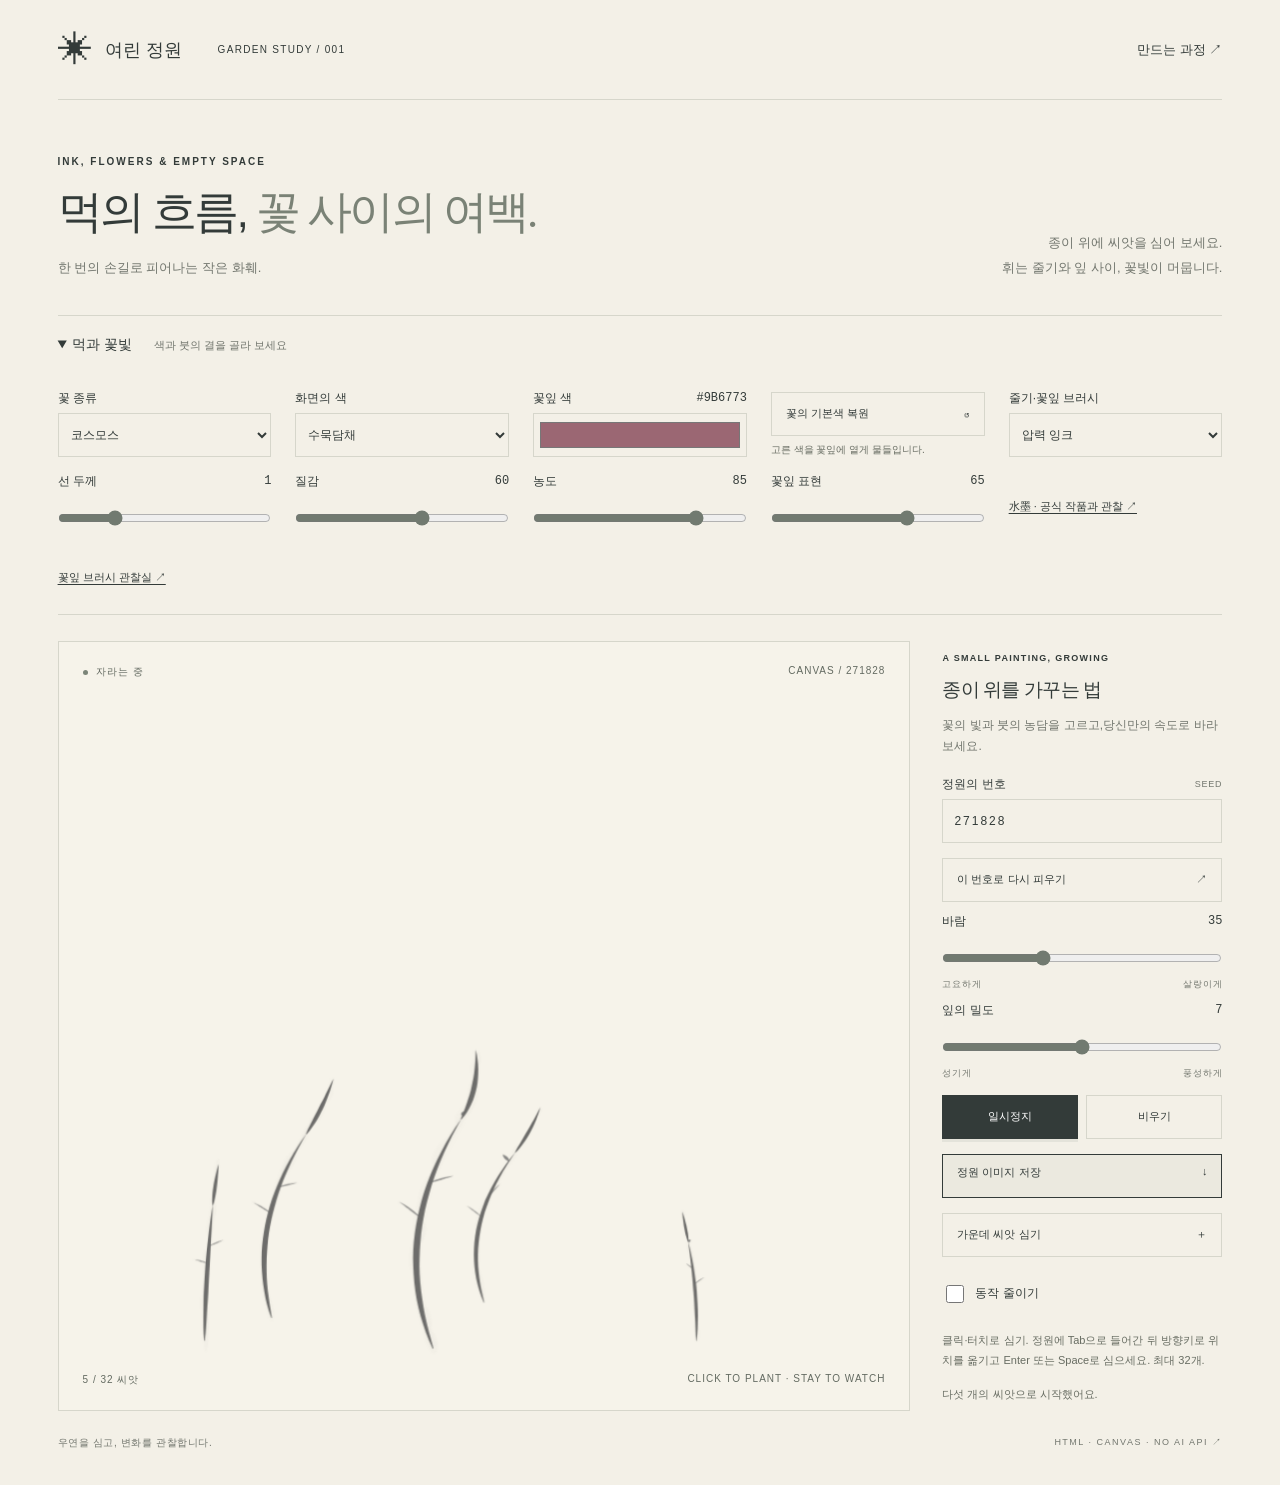
<file: index.html>
<!doctype html>
<html lang="ko">
<head><meta charset="utf-8"><meta name="viewport" content="width=device-width, initial-scale=1"><meta name="theme-color" content="#f3f0e7"><title>여린 정원 — 인터랙티브 생성형 정원</title><link rel="icon" href="data:,"><link rel="stylesheet" href="styles.css"></head>
<body>
<a class="skip" href="#garden">정원으로 건너뛰기</a>
<div class="shell">
  <header class="topbar"><a class="brand" href="index.html"><span class="brand-icon" aria-hidden="true">✳</span> 여린 정원 <small>GARDEN STUDY / 001</small></a><a href="process.html">만드는 과정 ↗</a></header>
  <main>
    <div class="intro"><div><p class="eyebrow">INK, FLOWERS & EMPTY SPACE</p><h1>먹의 흐름, <em>꽃 사이의 여백.</em></h1><p class="subtitle">한 번의 손길로 피어나는 작은 화훼.</p></div><p class="intro-note">종이 위에 씨앗을 심어 보세요.<br>휘는 줄기와 잎 사이, 꽃빛이 머뭅니다.</p></div>
    <details class="material-drawer" open><summary>먹과 꽃빛 <span>색과 붓의 결을 골라 보세요</span></summary><div class="material-grid">
      <label class="field" for="flower"><span>꽃 종류</span><select id="flower"><option value="cosmos">코스모스</option><option value="daisy">데이지</option><option value="poppy">개양귀비</option></select></label>
      <label class="field" for="painting-mode"><span>화면의 색</span><select id="painting-mode"><option value="tint">수묵담채</option><option value="ink">수묵 · 먹의 농담</option></select></label>
      <label class="field color-field" for="flower-color"><span>꽃잎 색 <output id="color-value">#9B6773</output></span><input id="flower-color" type="color" value="#9b6773" aria-describedby="color-help"></label>
      <div class="color-actions"><button id="restore-color" class="secondary">꽃의 기본색 복원 <span aria-hidden="true">↺</span></button><p id="color-help" class="help">고른 색을 꽃잎에 옅게 물들입니다.</p></div>
      <label class="field" for="brush"><span>줄기·꽃잎 브러시</span><select id="brush"><option value="pen">균일 펜</option><option value="ink" selected>압력 잉크</option><option value="pencil">연필</option><option value="dry">드라이 브러시</option><option value="watercolor">수채</option></select></label>
      <label class="field" for="stroke-width"><span>선 두께 <output id="width-value">1</output></span><input id="stroke-width" type="range" min="0.5" max="2.5" step="0.1" value="1"></label>
      <label class="field" for="texture"><span>질감 <output id="texture-value">60</output></span><input id="texture" type="range" min="0" max="100" value="60"></label>
      <label class="field" for="opacity"><span>농도 <output id="opacity-value">85</output></span><input id="opacity" type="range" min="30" max="100" value="85"></label>
      <label class="field" for="petal-strength"><span>꽃잎 표현 <output id="petal-value">65</output></span><input id="petal-strength" type="range" min="0" max="100" value="65"></label><a href="reference.html">水墨 · 공식 작품과 관찰 ↗</a><a href="petal-study.html">꽃잎 브러시 관찰실 ↗</a>
    </div></details>
    <div class="workspace">
      <section class="garden-panel" aria-label="정원 작품">
        <div class="canvas-top"><span><i class="live-dot"></i> <span id="mode">자라는 중</span></span><span>CANVAS / <span id="edition">271828</span></span></div>
        <canvas id="garden" tabindex="0" role="application" aria-label="키보드로 씨앗을 심는 정원" aria-describedby="canvas-help">Canvas를 지원하는 브라우저가 필요합니다. 아래 가운데 심기 버튼을 이용할 수도 있습니다.</canvas>
        <div class="canvas-bottom"><span id="count">5 / 32 씨앗</span><span>CLICK TO PLANT · STAY TO WATCH</span></div>
      </section>
      <aside class="controls" aria-label="정원 조절">
        <div class="control-title"><span class="eyebrow">A SMALL PAINTING, GROWING</span><h2>종이 위를 가꾸는 법</h2><p>꽃의 빛과 붓의 농담을 고르고,<br>당신만의 속도로 바라보세요.</p></div>
        <label class="field seed-field" for="seed"><span>정원의 번호 <small>SEED</small></span><input id="seed" type="text" value="271828" maxlength="80" spellcheck="false" autocomplete="off"></label>
        <button id="regenerate" class="secondary">이 번호로 다시 피우기 <span aria-hidden="true">↗</span></button>
        <label class="field range-field wind-field" for="wind"><span>바람 <output id="wind-value" for="wind">35</output></span><input id="wind" type="range" min="0" max="100" value="35"><span class="range-ends"><small>고요하게</small><small>살랑이게</small></span></label>
        <label class="field range-field density-field" for="density"><span>잎의 밀도 <output id="density-value" for="density">7</output></span><input id="density" type="range" min="2" max="12" value="7"><span class="range-ends"><small>성기게</small><small>풍성하게</small></span></label>
        <div class="actions"><button id="pause" class="primary" aria-pressed="false">일시정지</button><button id="reset" class="secondary">비우기</button></div>
        <button id="save" class="save">정원 이미지 저장 <span aria-hidden="true">↓</span></button>
        <button id="plant-center" class="secondary">가운데 씨앗 심기 <span aria-hidden="true">＋</span></button>
        <label class="motion-field"><input id="reduced" type="checkbox"> 동작 줄이기 <small id="motion-source"></small></label>
        <p id="canvas-help" class="help">클릭·터치로 심기. 정원에 Tab으로 들어간 뒤 방향키로 위치를 옮기고 Enter 또는 Space로 심으세요. 최대 32개.</p>
        <p id="fixed-note" class="help" hidden>성장 6초를 고정한 기록 화면입니다. <a href="index.html">직접 가꾸기 ↗</a></p>
        <p id="status" class="status" role="status" aria-live="polite">다섯 개의 씨앗으로 시작했어요.</p>
      </aside>
    </div>
    <footer class="footer"><span>우연을 심고, 변화를 관찰합니다.</span><span>HTML · CANVAS · NO AI API <span aria-hidden="true">↗</span></span></footer>
  </main>
</div><script src="engine.js"></script><script src="petal-paint.js"></script><script src="ink-palette.js"></script><script src="flower-art.js"></script><script src="brush-art.js"></script><script src="plant-renderer.js"></script><script src="garden.js"></script></body></html>
</file>
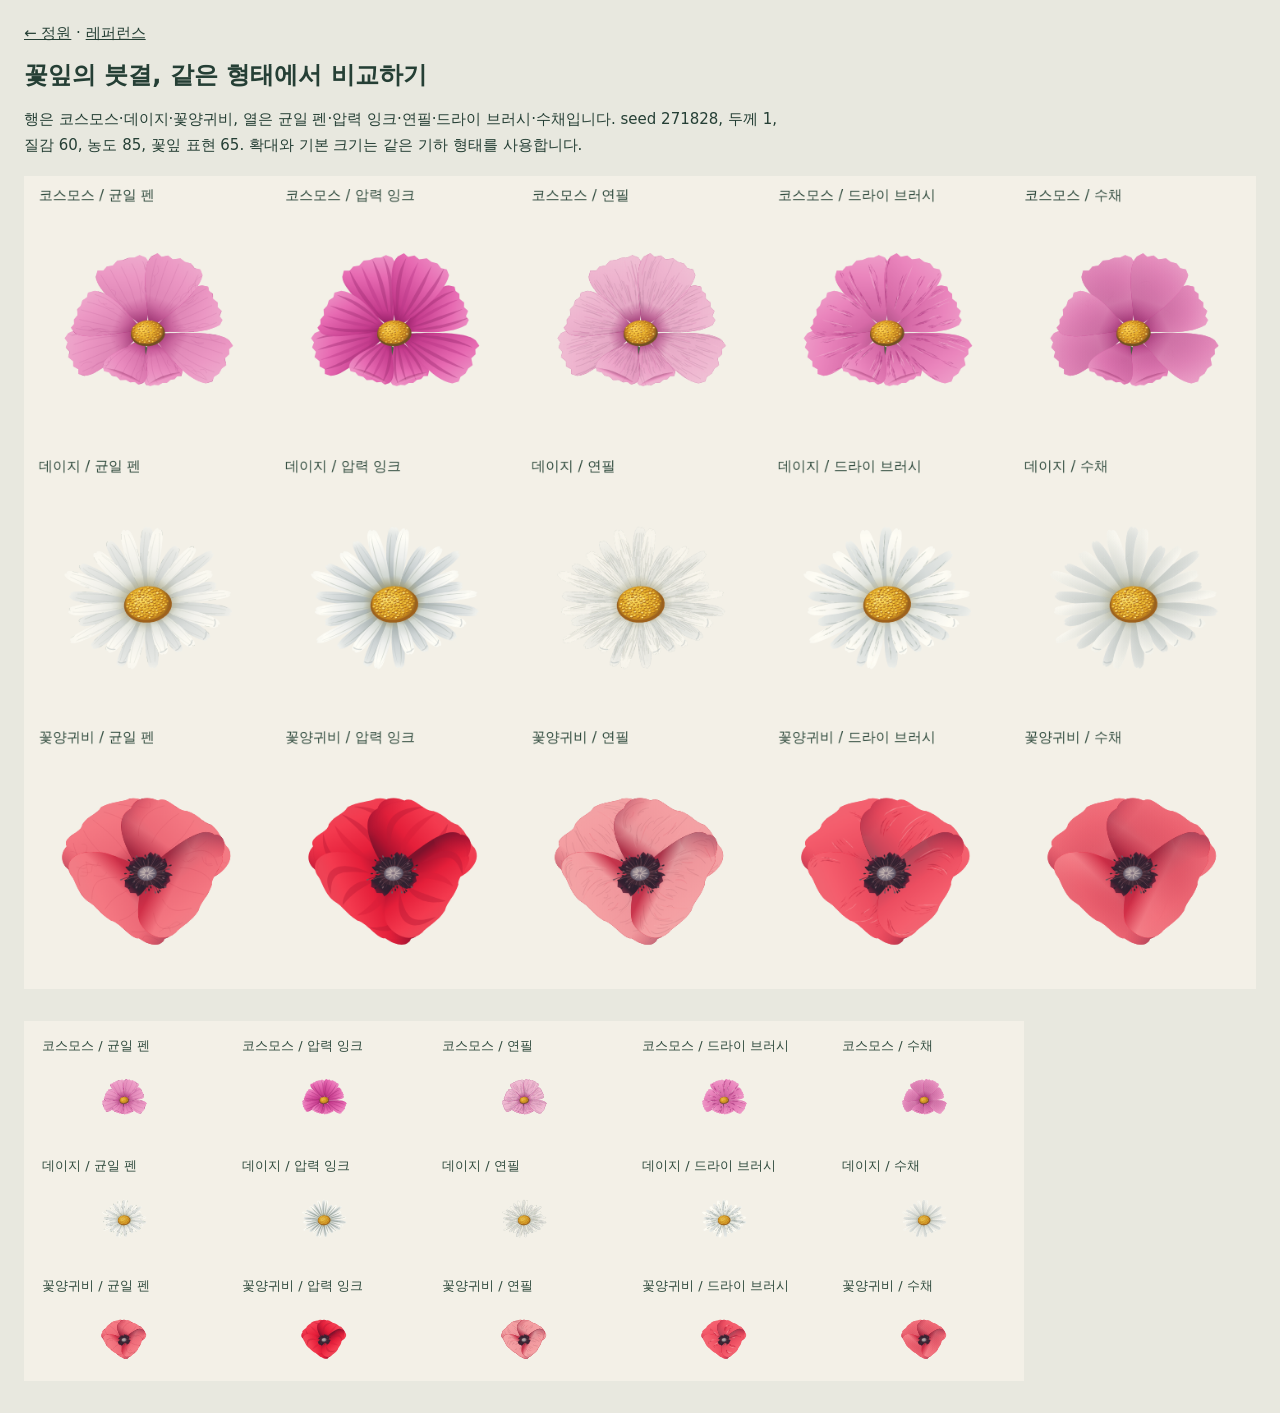
<file: petal-study.html>
<!doctype html>
<html lang="ko"><head><meta charset="utf-8"><meta name="viewport" content="width=device-width,initial-scale=1"><title>꽃잎의 붓결 비교</title><link rel="icon" href="data:,"><style>body{margin:24px;background:#e8e8df;color:#253f35;font:15px system-ui}a{color:inherit}canvas{display:block;max-width:100%;height:auto;margin:18px 0 32px;background:#f3f0e7}h1{font-size:24px}p{max-width:80ch;line-height:1.7}</style></head><body><a href="index.html">← 정원</a> · <a href="reference.html">레퍼런스</a><h1>꽃잎의 붓결, 같은 형태에서 비교하기</h1><p>행은 코스모스·데이지·꽃양귀비, 열은 균일 펜·압력 잉크·연필·드라이 브러시·수채입니다. seed 271828, 두께 1, 질감 60, 농도 85, 꽃잎 표현 65. 확대와 기본 크기는 같은 기하 형태를 사용합니다.</p><canvas id="large" width="1500" height="990" aria-label="꽃 3종과 브러시 5종 확대 비교"></canvas><canvas id="basic" width="1000" height="360" aria-label="반지름 23픽셀 기본 크기 비교"></canvas><script src="petal-paint.js"></script><script src="flower-art.js"></script><script src="petal-study.js"></script></body></html>
</file>
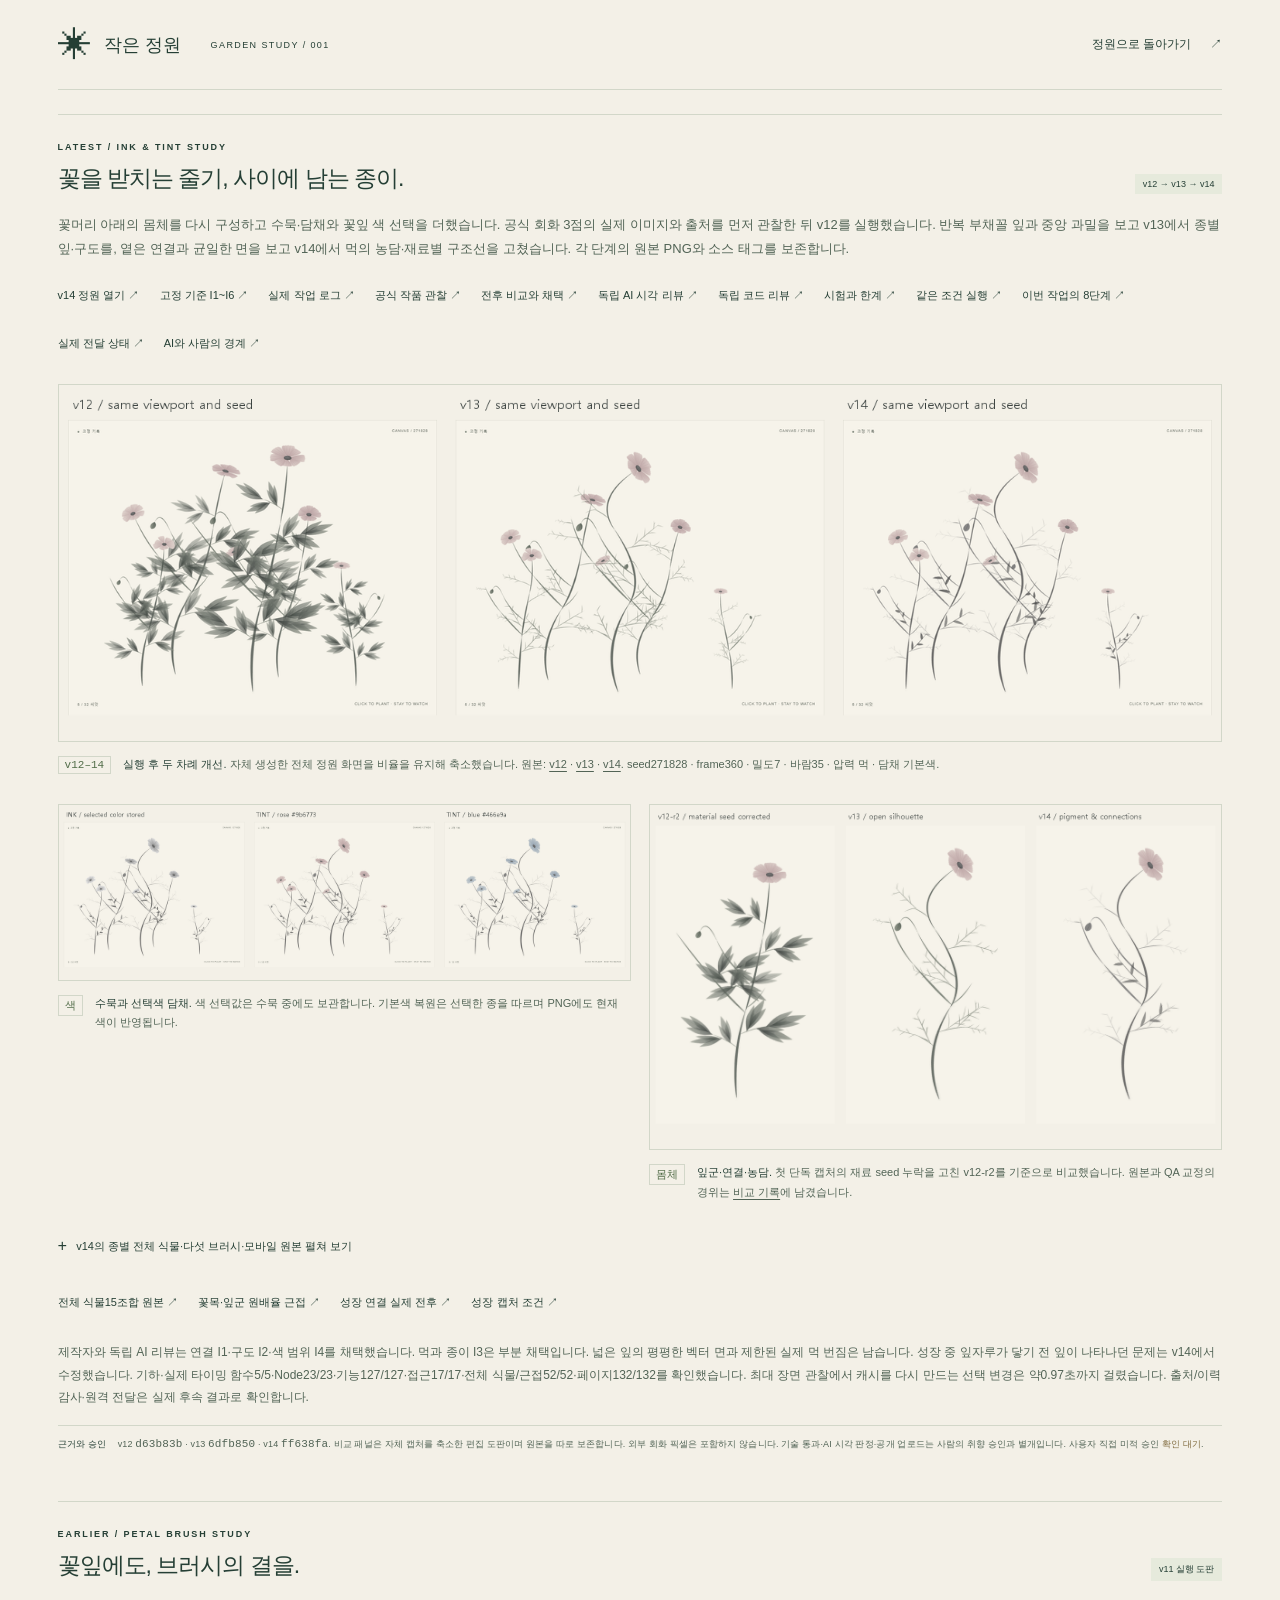
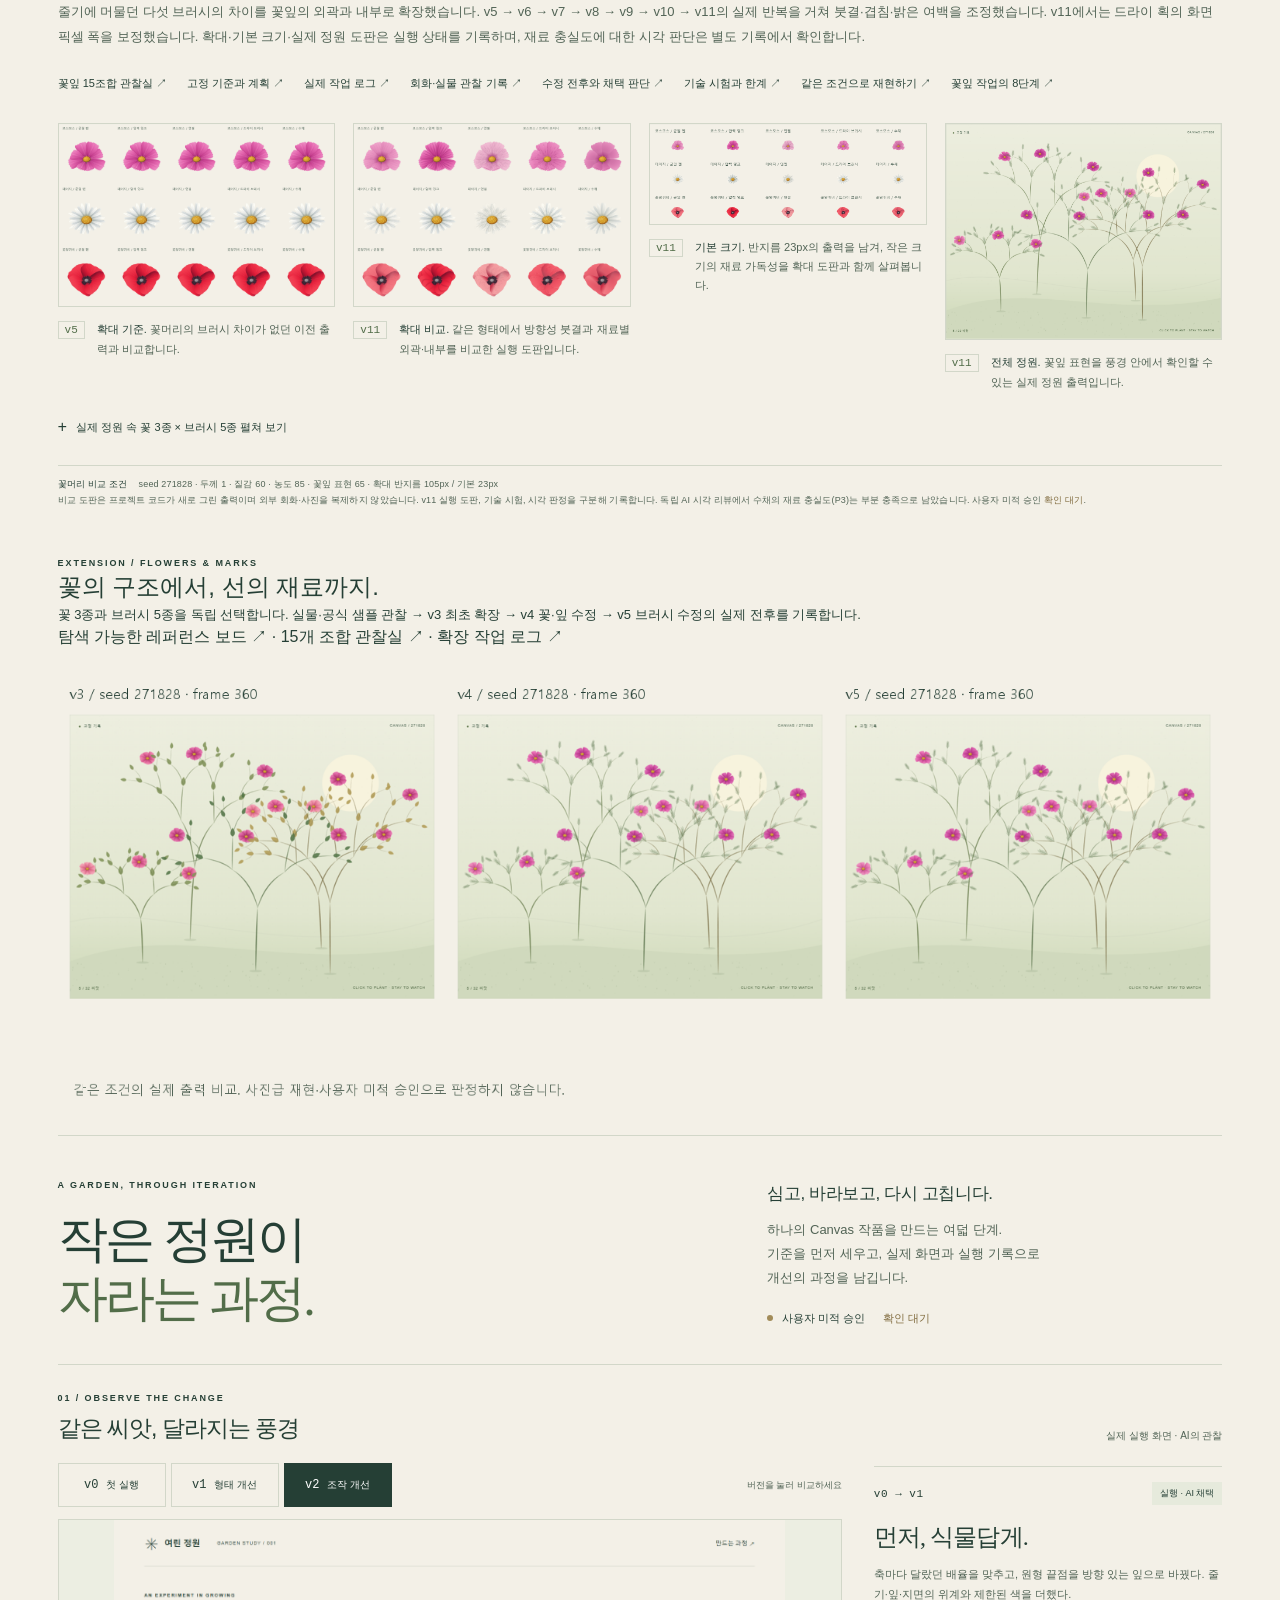
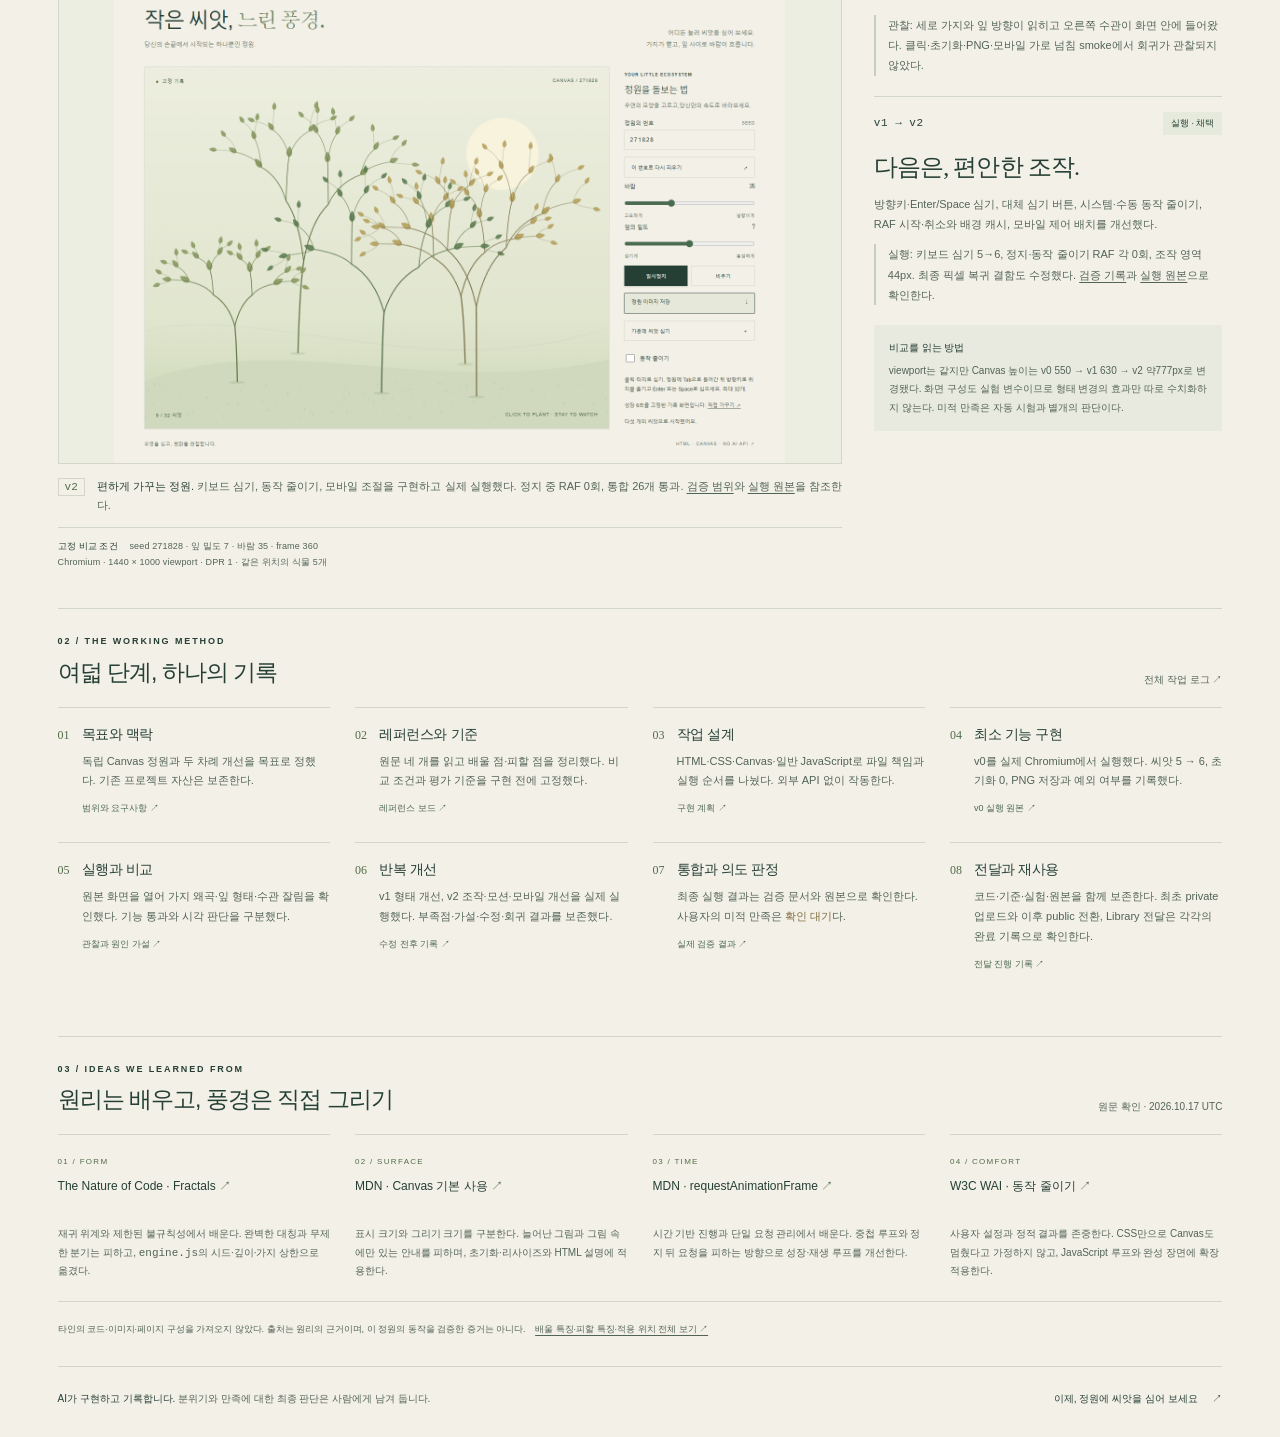
<file: process.html>
<!doctype html>
<html lang="ko">
<head>
  <meta charset="utf-8">
  <meta name="viewport" content="width=device-width, initial-scale=1">
  <meta name="theme-color" content="#f3f0e7">
  <title>작은 정원 — 만드는 과정</title>
  <link rel="icon" href="data:,">
  <link rel="stylesheet" href="process.css">
  <style>
    .switch-labels label{min-height:44px}
    details>summary{display:flex;align-items:center;min-height:44px;box-sizing:border-box;cursor:pointer}
    details>summary::before{content:"+";flex:none;margin-right:9px;font:16px Consolas,monospace}
    details[open]>summary::before{content:"−"}
    .ink-study-copy{font-size:13px;line-height:1.9;color:var(--muted)}
    .ink-links{display:flex;flex-wrap:wrap;gap:4px 20px;font-size:11px;line-height:1.8;margin:12px 0}
    .ink-links a,#petal-brush-study nav a{display:inline-flex;align-items:center;min-height:44px;padding:8px 0;box-sizing:border-box}
    .ink-figure{margin:18px 0 0;min-width:0}.ink-figure img{display:block;width:100%;height:auto;border:1px solid var(--line)}
    .ink-gallery{display:grid;grid-template-columns:repeat(auto-fit,minmax(min(100%,300px),1fr));gap:18px}
    .ink-study details{font-size:11px;line-height:1.8;margin-top:12px}.ink-study summary{padding:8px 0}
    .ink-status{font-size:12px;line-height:1.9;color:var(--muted);margin:16px 0}
  </style>
</head>
<body>
  <a class="skip-link" href="#process">본문으로 건너뛰기</a>
  <div class="page">
    <header class="masthead">
      <a class="brand" href="index.html"><span class="brand-mark" aria-hidden="true">✳</span> 작은 정원 <span class="edition">GARDEN STUDY / 001</span></a>
      <a class="return-link" href="index.html">정원으로 돌아가기 <span aria-hidden="true">↗</span></a>
    </header>

    <main id="process">
      <!-- INK-STUDY-UPDATE:START -->
      <section class="workflow ink-study" id="ink-study" aria-labelledby="ink-study-title" style="margin-top:24px;padding-bottom:25px">
        <div class="section-heading">
          <div><p class="eyebrow">LATEST / INK &amp; TINT STUDY</p><h2 id="ink-study-title">꽃을 받치는 줄기, 사이에 남는 종이.</h2></div>
          <span class="pill">v12 → v13 → v14</span>
        </div>
        <p class="ink-study-copy">꽃머리 아래의 몸체를 다시 구성하고 수묵·담채와 꽃잎 색 선택을 더했습니다. 공식 회화 3점의 실제 이미지와 출처를 먼저 관찰한 뒤 v12를 실행했습니다. 반복 부채꼴 잎과 중앙 과밀을 보고 v13에서 종별 잎·구도를, 옅은 연결과 균일한 면을 보고 v14에서 먹의 농담·재료별 구조선을 고쳤습니다. 각 단계의 원본 PNG와 소스 태그를 보존합니다.</p>
        <nav class="ink-links" aria-label="수묵 담채 작업 자료">
          <a href="index.html">v14 정원 열기 ↗</a>
          <a href="docs/ink/plan.md">고정 기준 I1~I6 ↗</a>
          <a href="docs/ink/log.md">실제 작업 로그 ↗</a>
          <a href="docs/ink/reference-observations.md">공식 작품 관찰 ↗</a>
          <a href="docs/ink/comparison.md">전후 비교와 채택 ↗</a>
          <a href="docs/ink/visual-review.md">독립 AI 시각 리뷰 ↗</a>
          <a href="docs/ink/code-review.md">독립 코드 리뷰 ↗</a>
          <a href="docs/ink/tests.md">시험과 한계 ↗</a>
          <a href="docs/ink/reproduce.md">같은 조건 실행 ↗</a>
          <a href="docs/ink/eight-stages.md">이번 작업의 8단계 ↗</a>
          <a href="docs/ink/delivery.md">실제 전달 상태 ↗</a>
          <a href="docs/ink/ai-boundary.md">AI와 사람의 경계 ↗</a>
        </nav>
        <figure class="ink-figure">
          <a href="evidence/ink/evolution.png" aria-label="v12 v13 v14 전체 정원 비교 도판 열기"><img src="evidence/ink/evolution.png" alt="v12의 반복 잎군, v13의 열린 구조, v14의 먹 농담을 비교한 실제 정원 도판. 패널은 비율을 유지해 축소함." loading="lazy"></a>
          <figcaption><span class="frame-number">v12–14</span><span><strong>실행 후 두 차례 개선.</strong> 자체 생성한 전체 정원 화면을 비율을 유지해 축소했습니다. 원본: <a href="evidence/ink/v12-garden.png">v12</a> · <a href="evidence/ink/v13-garden.png">v13</a> · <a href="evidence/ink/v14-garden.png">v14</a>. seed271828 · frame360 · 밀도7 · 바람35 · 압력 먹 · 담채 기본색.</span></figcaption>
        </figure>
        <div class="ink-gallery">
          <figure class="ink-figure">
            <a href="evidence/ink/color-modes.png" aria-label="v14 수묵 장미색 청색 비교 도판 열기"><img src="evidence/ink/color-modes.png" alt="같은 v14 정원의 무채색 수묵, 장미색 담채, 청색 담채 실제 출력 비교. 패널은 축소함." loading="lazy"></a>
            <figcaption><span class="frame-number">색</span><span><strong>수묵과 선택색 담채.</strong> 색 선택값은 수묵 중에도 보관합니다. 기본색 복원은 선택한 종을 따르며 PNG에도 현재 색이 반영됩니다.</span></figcaption>
          </figure>
          <figure class="ink-figure">
            <a href="evidence/ink/plant-evolution.png" aria-label="v12 재캡처와 v13 v14 단독 식물 비교 도판 열기"><img src="evidence/ink/plant-evolution.png" alt="재료 seed를 교정한 v12-r2와 v13 v14의 전체 식물 비교. 패널은 축소함." loading="lazy"></a>
            <figcaption><span class="frame-number">몸체</span><span><strong>잎군·연결·농담.</strong> 첫 단독 캡처의 재료 seed 누락을 고친 v12-r2를 기준으로 비교했습니다. 원본과 QA 교정의 경위는 <a href="docs/ink/comparison.md">비교 기록</a>에 남겼습니다.</span></figcaption>
          </figure>
        </div>
        <details>
          <summary>v14의 종별 전체 식물·다섯 브러시·모바일 원본 펼쳐 보기</summary>
          <div class="ink-gallery">
            <figure class="ink-figure"><a href="evidence/ink/v14-plants.png"><img src="evidence/ink/v14-plants.png" alt="v14 코스모스 데이지 개양귀비 세 종의 실제 전체 식물 도판" loading="lazy"></a><figcaption><span class="frame-number">3종</span><span>같은 모델·재료 seed271828의 실제 Canvas. 코스모스 분할 잎, 데이지 긴 잎, 개양귀비 갈래 잎을 구분합니다.</span></figcaption></figure>
            <figure class="ink-figure"><a href="evidence/ink/v14-brushes.png"><img src="evidence/ink/v14-brushes.png" alt="v14 전체 코스모스의 펜 먹 연필 드라이 수채 다섯 브러시 비교" loading="lazy"></a><figcaption><span class="frame-number">5재료</span><span>같은 전체 식물의 브러시 비교. 작은 결의 차이는 원본을 열어 관찰합니다.</span></figcaption></figure>
            <figure class="ink-figure"><a href="evidence/ink/v14-mobile.png"><img src="evidence/ink/v14-mobile.png" alt="390 곱하기 844 뷰포트 터치 에뮬레이션의 v14 모바일 전체 화면" loading="lazy"></a><figcaption><span class="frame-number">모바일</span><span>390×844 뷰포트·터치 에뮬레이션입니다. 실제 휴대전화 검증과 구분합니다.</span></figcaption></figure>
          </div>
        </details>
        <nav class="ink-links" aria-label="추가 실제 실행 증거"><a href="evidence/ink/v14-materials.png">전체 식물15조합 원본 ↗</a><a href="evidence/ink/v14-materials-closeups.png">꽃목·잎군 원배율 근접 ↗</a><a href="evidence/ink/growth-before-after.png">성장 연결 실제 전후 ↗</a><a href="evidence/ink/growth-raster.json">성장 캡처 조건 ↗</a></nav>
        <p class="ink-status">제작자와 독립 AI 리뷰는 연결 I1·구도 I2·색 범위 I4를 채택했습니다. 먹과 종이 I3은 <strong>부분 채택</strong>입니다. 넓은 잎의 평평한 벡터 면과 제한된 실제 먹 번짐은 남습니다. 성장 중 잎자루가 닿기 전 잎이 나타나던 문제는 v14에서 수정했습니다. <a href="evidence/ink/growth-connection.json">기하·실제 타이밍 함수5/5</a>·<a href="evidence/ink/unit.tap">Node23/23</a>·<a href="evidence/ink/v14-final-checks.json">기능127/127</a>·<a href="evidence/ink/v14-final-accessibility.json">접근17/17</a>·<a href="evidence/ink/v14-materials.json">전체 식물/근접52/52</a>·<a href="evidence/ink/final-r2-site-checks.json">페이지132/132</a>를 확인했습니다. <a href="evidence/ink/stress.json">최대 장면 관찰</a>에서 캐시를 다시 만드는 선택 변경은 약0.97초까지 걸렸습니다. 출처/이력 감사·원격 전달은 실제 후속 결과로 확인합니다.</p>
        <p class="protocol"><span>근거와 승인</span> v12 <code>d63b83b</code> · v13 <code>6dfb850</code> · v14 <code>ff638fa</code>. 비교 패널은 자체 캡처를 축소한 편집 도판이며 원본을 따로 보존합니다. 외부 회화 픽셀은 포함하지 않습니다. 기술 통과·AI 시각 판정·공개 업로드는 사람의 취향 승인과 별개입니다. 사용자 직접 미적 승인 <strong style="color:var(--ochre);font-weight:500">확인 대기</strong>.</p>
      </section>
      <!-- INK-STUDY-UPDATE:END -->

      <!-- PETAL-STUDY-UPDATE:START -->
      <section class="workflow" id="petal-brush-study" aria-labelledby="petal-brush-title" style="margin-top:24px;padding-bottom:25px">
        <div class="section-heading">
          <div><p class="eyebrow">EARLIER / PETAL BRUSH STUDY</p><h2 id="petal-brush-title">꽃잎에도, 브러시의 결을.</h2></div>
          <span class="pill">v11 실행 도판</span>
        </div>
        <p style="font-size:13px;line-height:1.9;color:var(--muted)">줄기에 머물던 다섯 브러시의 차이를 꽃잎의 외곽과 내부로 확장했습니다. v5 → v6 → v7 → v8 → v9 → v10 → v11의 실제 반복을 거쳐 붓결·겹침·밝은 여백을 조정했습니다. v11에서는 드라이 획의 화면 픽셀 폭을 보정했습니다. 확대·기본 크기·실제 정원 도판은 실행 상태를 기록하며, 재료 충실도에 대한 시각 판단은 별도 기록에서 확인합니다.</p>
        <nav aria-label="꽃잎 브러시 후속 작업 자료" style="display:flex;flex-wrap:wrap;gap:4px 20px;font-size:11px;line-height:2.2;margin-top:12px">
          <a href="petal-study.html">꽃잎 15조합 관찰실 ↗</a>
          <a href="docs/petals/plan.md">고정 기준과 계획 ↗</a>
          <a href="docs/petals/log.md">실제 작업 로그 ↗</a>
          <a href="docs/petals/reference-observations.md">회화·실물 관찰 기록 ↗</a>
          <a href="docs/petals/comparison.md">수정 전후와 채택 판단 ↗</a>
          <a href="docs/petals/tests.md">기술 시험과 한계 ↗</a>
          <a href="docs/petals/reproduce.md">같은 조건으로 재현하기 ↗</a>
          <a href="docs/petals/eight-stages.md">꽃잎 작업의 8단계 ↗</a>
        </nav>
        <div style="display:grid;grid-template-columns:repeat(auto-fit,minmax(min(100%,250px),1fr));gap:18px;margin-top:18px">
          <figure style="margin:0;min-width:0">
            <a href="evidence/petals/v5-large.png" aria-label="v5 꽃잎 확대 기준 도판 원본 열기"><img src="evidence/petals/v5-large.png" alt="v5 꽃잎 확대 기준 도판. 꽃 세 종과 브러시 다섯 종의 비교." loading="lazy" style="display:block;width:100%;height:auto;border:1px solid var(--line)"></a>
            <figcaption><span class="frame-number">v5</span><span><strong>확대 기준.</strong> 꽃머리의 브러시 차이가 없던 이전 출력과 비교합니다.</span></figcaption>
          </figure>
          <figure style="margin:0;min-width:0">
            <a href="evidence/petals/v11-large.png" aria-label="v11 꽃잎 확대 비교 도판 원본 열기"><img src="evidence/petals/v11-large.png" alt="v11 꽃잎 확대 실행 도판. 꽃 세 종과 브러시 다섯 종의 외곽과 내부 표현 비교." loading="lazy" style="display:block;width:100%;height:auto;border:1px solid var(--line)"></a>
            <figcaption><span class="frame-number">v11</span><span><strong>확대 비교.</strong> 같은 형태에서 방향성 붓결과 재료별 외곽·내부를 비교한 실행 도판입니다.</span></figcaption>
          </figure>
          <figure style="margin:0;min-width:0">
            <a href="evidence/petals/v11-basic.png" aria-label="v11 꽃잎 기본 크기 비교 도판 원본 열기"><img src="evidence/petals/v11-basic.png" alt="v11 꽃잎 기본 크기 실행 도판. 반지름 23픽셀의 꽃 세 종과 브러시 다섯 종 비교." loading="lazy" style="display:block;width:100%;height:auto;border:1px solid var(--line)"></a>
            <figcaption><span class="frame-number">v11</span><span><strong>기본 크기.</strong> 반지름 23px의 출력을 남겨, 작은 크기의 재료 가독성을 확대 도판과 함께 살펴봅니다.</span></figcaption>
          </figure>
          <figure style="margin:0;min-width:0">
            <a href="evidence/petals/v11-garden.png" aria-label="v11 꽃잎 브러시 전체 정원 도판 원본 열기"><img src="evidence/petals/v11-garden.png" alt="v11 꽃잎 브러시 전체 정원 실행 도판." loading="lazy" style="display:block;width:100%;height:auto;border:1px solid var(--line)"></a>
            <figcaption><span class="frame-number">v11</span><span><strong>전체 정원.</strong> 꽃잎 표현을 풍경 안에서 확인할 수 있는 실제 정원 출력입니다.</span></figcaption>
          </figure>
        </div>
        <details style="margin:3px 0 15px;font-size:11px;line-height:1.8">
          <summary style="cursor:pointer;padding:8px 0">실제 정원 속 꽃 3종 × 브러시 5종 펼쳐 보기</summary>
          <figure style="margin:8px 0 0">
            <a href="evidence/petals/v11-in-garden.png" aria-label="v11 실제 정원 속 15조합 도판 원본 열기"><img src="evidence/petals/v11-in-garden.png" alt="v11 실제 정원 속 꽃머리 15조합. 코스모스·데이지·양귀비의 행과 펜·먹·연필·드라이·수채의 열을 나란히 비교." loading="lazy" style="display:block;width:100%;max-width:1000px;height:auto;border:1px solid var(--line)"></a>
            <figcaption><span class="frame-number">v11</span><span><strong>정원 속 15조합.</strong> 각 재료를 실제 정원에 적용한 장면을 모았습니다. 표본의 확대 효과와 정원 안의 가독성을 나누어 관찰합니다.</span></figcaption>
          </figure>
        </details>
        <p class="protocol"><span>꽃머리 비교 조건</span> seed 271828 · 두께 1 · 질감 60 · 농도 85 · 꽃잎 표현 65 · 확대 반지름 105px / 기본 23px<br>비교 도판은 프로젝트 코드가 새로 그린 출력이며 외부 회화·사진을 복제하지 않았습니다. v11 실행 도판, <a href="docs/petals/tests.md">기술 시험</a>, <a href="docs/petals/comparison.md">시각 판정</a>을 구분해 기록합니다. 독립 AI 시각 리뷰에서 수채의 재료 충실도(P3)는 부분 충족으로 남았습니다. 사용자 미적 승인 <strong style="color:var(--ochre);font-weight:500">확인 대기</strong>.</p>
      </section>
      <!-- PETAL-STUDY-UPDATE:END -->

      <section style="padding:24px 0;border-bottom:1px solid #d2d7c9"><p class="eyebrow">EXTENSION / FLOWERS & MARKS</p><h2>꽃의 구조에서, 선의 재료까지.</h2><p style="font-size:13px;line-height:1.9">꽃 3종과 브러시 5종을 독립 선택합니다. 실물·공식 샘플 관찰 → v3 최초 확장 → v4 꽃·잎 수정 → v5 브러시 수정의 실제 전후를 기록합니다.</p><p><a href="reference.html">탐색 가능한 레퍼런스 보드 ↗</a> · <a href="study.html">15개 조합 관찰실 ↗</a> · <a href="docs/extension/log.md">확장 작업 로그 ↗</a></p><a href="evidence/extension/garden-evolution.png"><img src="evidence/extension/garden-evolution.png" alt="v3 최초 확장, v4 꽃 개선, v5 브러시 개선의 같은 조건 전체 정원 비교" style="display:block;width:100%;height:auto;margin-top:20px"></a></section>

      <section class="introduction" aria-labelledby="page-title">
        <div>
          <p class="eyebrow">A GARDEN, THROUGH ITERATION</p>
          <h1 id="page-title">작은 정원이<br> <em>자라는 과정.</em></h1>
        </div>
        <div class="intro-copy">
          <p class="lead">심고, 바라보고, 다시 고칩니다.</p>
          <p>하나의 Canvas 작품을 만드는 여덟 단계.<br>기준을 먼저 세우고, 실제 화면과 실행 기록으로<br class="desktop-break"> 개선의 과정을 남깁니다.</p>
          <div class="approval"><span class="status-dot" aria-hidden="true"></span><span>사용자 미적 승인 <strong>확인 대기</strong></span></div>
        </div>
      </section>

      <section class="comparison" aria-labelledby="comparison-title">
        <div class="section-heading">
          <div><p class="eyebrow">01 / OBSERVE THE CHANGE</p><h2 id="comparison-title">같은 씨앗, 달라지는 풍경</h2></div>
          <span class="section-note">실제 실행 화면 · AI의 관찰</span>
        </div>
        <div class="comparison-layout">
          <fieldset class="version-switch">
            <legend class="visually-hidden">비교할 버전 선택</legend>
            <input class="version-input" type="radio" name="version" id="version-v0">
            <input class="version-input" type="radio" name="version" id="version-v1">
            <input class="version-input" type="radio" name="version" id="version-v2" checked>
            <div class="switch-labels">
              <label for="version-v0"><b>v0</b><span>첫 실행</span></label>
              <label for="version-v1"><b>v1</b><span>형태 개선</span></label>
              <label for="version-v2"><b>v2</b><span>조작 개선</span></label>
              <span class="switch-hint">버전을 눌러 비교하세요</span>
            </div>
            <div class="frames">
              <figure class="frame frame-v0">
                <a href="evidence/v0-desktop.png" aria-label="v0 데스크톱 원본 이미지 열기"><img src="evidence/v0-desktop.png" alt="v0 정원. 원형 끝점과 가로로 넓어진 가지가 보이는 최소 기능 화면." width="1440" height="1000" loading="lazy"></a>
                <figcaption><span class="frame-number">v0</span><span><strong>동작하는 첫 정원.</strong> 씨앗 심기와 조절·저장 기능을 실행했다. 원형 잎과 서로 다른 축 배율로 가지가 도식처럼 보이고 오른쪽 수관이 잘렸다.</span></figcaption>
              </figure>
              <figure class="frame frame-v1">
                <a href="evidence/v1-desktop.png" aria-label="v1 데스크톱 원본 이미지 열기"><img src="evidence/v1-desktop.png" alt="v1 정원. 세로로 선 줄기, 방향을 가진 잎과 층진 지면을 적용한 화면." width="1440" height="1000"></a>
                <figcaption><span class="frame-number">v1</span><span><strong>식물의 형태가 읽히도록.</strong> 동일 축 배율, 곡선 가지와 방향성 잎, 제한된 색과 지면을 적용했다. AI가 원본을 비교해 렌더 개선을 채택했다.</span></figcaption>
              </figure>
              <figure class="frame frame-v2">
                <a href="evidence/v2-desktop.png" aria-label="v2 데스크톱 원본 이미지 열기"><img src="evidence/v2-desktop.png" alt="v2 고정 비교 화면. 실행 결과와 최종 판정은 별도 검증 기록에서 확인." width="1440" height="1000" loading="lazy"></a>
                <figcaption><span class="frame-number">v2</span><span><strong>편하게 가꾸는 정원.</strong> 키보드 심기, 동작 줄이기, 모바일 조절을 구현하고 실제 실행했다. 정지 중 RAF 0회, 통합 26개 통과. <a href="docs/tests.md">검증 범위</a>와 <a href="evidence/v2-run.json">실행 원본</a>을 참조한다.</span></figcaption>
              </figure>
            </div>
            <p class="protocol"><span>고정 비교 조건</span> seed 271828 · 잎 밀도 7 · 바람 35 · frame 360<br>Chromium · 1440 × 1000 viewport · DPR 1 · 같은 위치의 식물 5개</p>
          </fieldset>

          <aside class="iteration-notes" aria-label="실제 수정 요약과 비교의 한계">
            <article class="iteration-card">
              <p class="iteration-kicker">v0 → v1 <span class="pill">실행 · AI 채택</span></p>
              <h3>먼저, 식물답게.</h3>
              <p>축마다 달랐던 배율을 맞추고, 원형 끝점을 방향 있는 잎으로 바꿨다. 줄기·잎·지면의 위계와 제한된 색을 더했다.</p>
              <p class="observation">관찰: 세로 가지와 잎 방향이 읽히고 오른쪽 수관이 화면 안에 들어왔다. 클릭·초기화·PNG·모바일 가로 넘침 smoke에서 회귀가 관찰되지 않았다.</p>
            </article>
            <article class="iteration-card">
              <p class="iteration-kicker">v1 → v2 <span class="pill">실행 · 채택</span></p>
              <h3>다음은, 편안한 조작.</h3>
              <p>방향키·Enter/Space 심기, 대체 심기 버튼, 시스템·수동 동작 줄이기, RAF 시작·취소와 배경 캐시, 모바일 제어 배치를 개선했다.</p>
              <p class="observation">실행: 키보드 심기 5→6, 정지·동작 줄이기 RAF 각 0회, 조작 영역 44px. 최종 픽셀 복귀 결함도 수정했다. <a href="docs/tests.md">검증 기록</a>과 <a href="evidence/v2-run.json">실행 원본</a>으로 확인한다.</p>
            </article>
            <p class="comparison-caveat"><strong>비교를 읽는 방법</strong> viewport는 같지만 Canvas 높이는 v0 550 → v1 630 → v2 약777px로 변경됐다. 화면 구성도 실험 변수이므로 형태 변경의 효과만 따로 수치화하지 않는다. 미적 만족은 자동 시험과 별개의 판단이다.</p>
          </aside>
        </div>
      </section>

      <section class="workflow" aria-labelledby="workflow-title">
        <div class="section-heading">
          <div><p class="eyebrow">02 / THE WORKING METHOD</p><h2 id="workflow-title">여덟 단계, 하나의 기록</h2></div>
          <a class="text-link" href="docs/log.md">전체 작업 로그 <span aria-hidden="true">↗</span></a>
        </div>
        <ol class="steps">
          <li><span class="step-number">01</span><div><h3>목표와 맥락</h3><p>독립 Canvas 정원과 두 차례 개선을 목표로 정했다. 기존 프로젝트 자산은 보존한다.</p><a href="docs/requirements.md">범위와 요구사항 ↗</a></div></li>
          <li><span class="step-number">02</span><div><h3>레퍼런스와 기준</h3><p>원문 네 개를 읽고 배울 점·피할 점을 정리했다. 비교 조건과 평가 기준을 구현 전에 고정했다.</p><a href="docs/references.md">레퍼런스 보드 ↗</a></div></li>
          <li><span class="step-number">03</span><div><h3>작업 설계</h3><p>HTML·CSS·Canvas·일반 JavaScript로 파일 책임과 실행 순서를 나눴다. 외부 API 없이 작동한다.</p><a href="docs/plan.md">구현 계획 ↗</a></div></li>
          <li><span class="step-number">04</span><div><h3>최소 기능 구현</h3><p>v0를 실제 Chromium에서 실행했다. 씨앗 5 → 6, 초기화 0, PNG 저장과 예외 여부를 기록했다.</p><a href="evidence/v0-run.json">v0 실행 원본 ↗</a></div></li>
          <li><span class="step-number">05</span><div><h3>실행과 비교</h3><p>원본 화면을 열어 가지 왜곡·잎 형태·수관 잘림을 확인했다. 기능 통과와 시각 판단을 구분했다.</p><a href="docs/experiments.md">관찰과 원인 가설 ↗</a></div></li>
          <li><span class="step-number">06</span><div><h3>반복 개선</h3><p>v1 형태 개선, v2 조작·모션·모바일 개선을 실제 실행했다. 부족점·가설·수정·회귀 결과를 보존했다.</p><a href="docs/experiments.md">수정 전후 기록 ↗</a></div></li>
          <li><span class="step-number">07</span><div><h3>통합과 의도 판정</h3><p>최종 실행 결과는 검증 문서와 원본으로 확인한다. 사용자의 미적 만족은 <strong>확인 대기</strong>다.</p><a href="docs/tests.md">실제 검증 결과 ↗</a></div></li>
          <li><span class="step-number">08</span><div><h3>전달과 재사용</h3><p>코드·기준·실험·원본을 함께 보존한다. 최초 private 업로드와 이후 public 전환, Library 전달은 각각의 완료 기록으로 확인한다.</p><a href="docs/log.md">전달 진행 기록 ↗</a></div></li>
        </ol>
      </section>

      <section class="references" aria-labelledby="references-title">
        <div class="section-heading">
          <div><p class="eyebrow">03 / IDEAS WE LEARNED FROM</p><h2 id="references-title">원리는 배우고, 풍경은 직접 그리기</h2></div>
          <span class="section-note">원문 확인 · 2026.10.17 UTC</span>
        </div>
        <div class="reference-grid">
          <article><span class="reference-number">01 / FORM</span><h3><a href="https://natureofcode.com/fractals/">The Nature of Code · Fractals <span aria-hidden="true">↗</span></a></h3><p>재귀 위계와 제한된 불규칙성에서 배운다. 완벽한 대칭과 무제한 분기는 피하고, <code>engine.js</code>의 시드·깊이·가지 상한으로 옮겼다.</p></article>
          <article><span class="reference-number">02 / SURFACE</span><h3><a href="https://developer.mozilla.org/en-US/docs/Web/API/Canvas_API/Tutorial/Basic_usage">MDN · Canvas 기본 사용 <span aria-hidden="true">↗</span></a></h3><p>표시 크기와 그리기 크기를 구분한다. 늘어난 그림과 그림 속에만 있는 안내를 피하며, 초기화·리사이즈와 HTML 설명에 적용한다.</p></article>
          <article><span class="reference-number">03 / TIME</span><h3><a href="https://developer.mozilla.org/en-US/docs/Web/API/Window/requestAnimationFrame">MDN · requestAnimationFrame <span aria-hidden="true">↗</span></a></h3><p>시간 기반 진행과 단일 요청 관리에서 배운다. 중첩 루프와 정지 뒤 요청을 피하는 방향으로 성장·재생 루프를 개선한다.</p></article>
          <article><span class="reference-number">04 / COMFORT</span><h3><a href="https://www.w3.org/WAI/WCAG22/Techniques/css/C39">W3C WAI · 동작 줄이기 <span aria-hidden="true">↗</span></a></h3><p>사용자 설정과 정적 결과를 존중한다. CSS만으로 Canvas도 멈췄다고 가정하지 않고, JavaScript 루프와 완성 장면에 확장 적용한다.</p></article>
        </div>
        <p class="source-note">타인의 코드·이미지·페이지 구성을 가져오지 않았다. 출처는 원리의 근거이며, 이 정원의 동작을 검증한 증거는 아니다. <a href="docs/references.md">배울 특징·피할 특징·적용 위치 전체 보기 ↗</a></p>
      </section>

      <footer class="page-footer">
        <p><strong>AI가 구현하고 기록합니다.</strong> 분위기와 만족에 대한 최종 판단은 사람에게 남겨 둡니다.</p>
        <a href="index.html">이제, 정원에 씨앗을 심어 보세요 <span aria-hidden="true">↗</span></a>
      </footer>
    </main>
  </div>
</body>
</html>
</file>
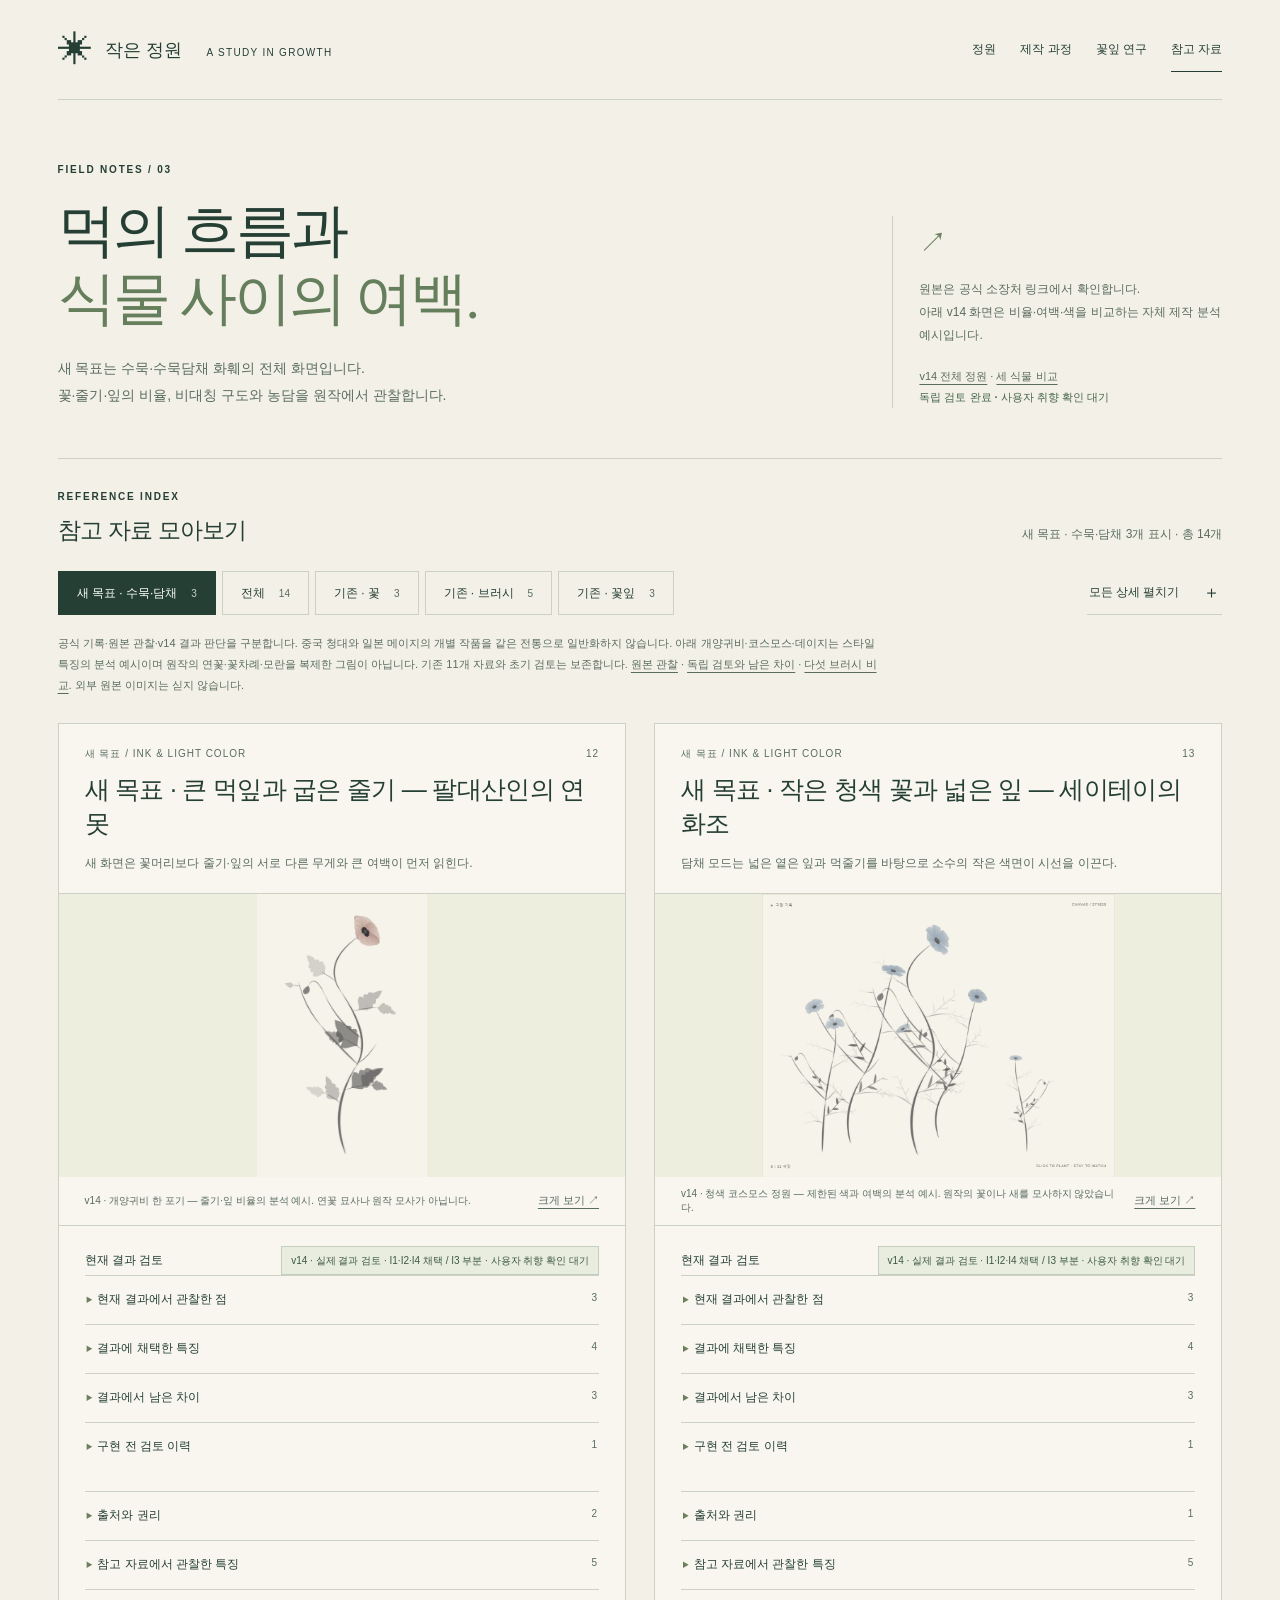
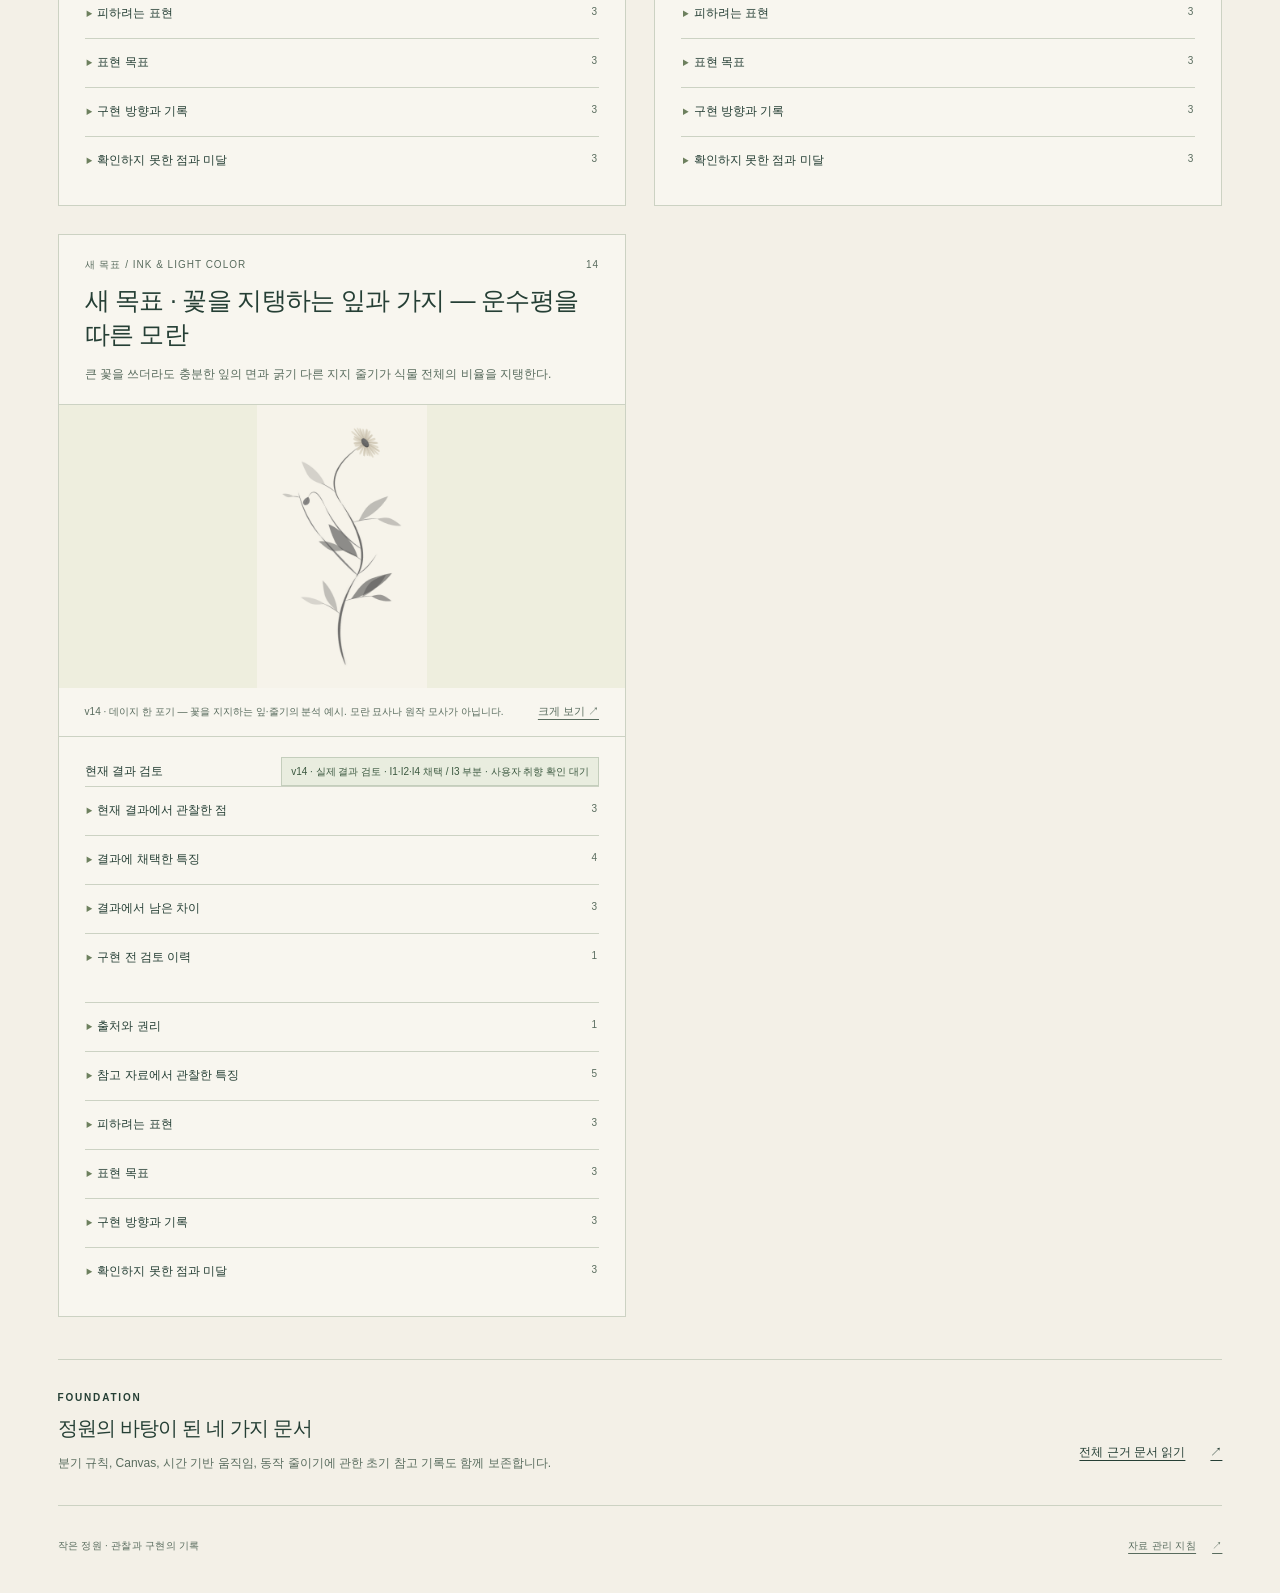
<file: reference.html>
<!doctype html>
<html lang="ko">
<head>
  <meta charset="utf-8">
  <meta name="viewport" content="width=device-width, initial-scale=1">
  <meta name="theme-color" content="#f3f0e7">
  <meta name="description" content="꽃의 형태와 브러시의 재질을 실제 참고 자료, 관찰 기록, 현재 Canvas 결과와 함께 살펴보는 정원 연구 노트.">
  <title>참고 자료 · 작은 정원</title>
  <link rel="stylesheet" href="reference.css">
  <script src="reference-data.js" defer></script>
  <script src="reference-page.js" defer></script>
</head>
<body>
  <a class="skip-link" href="#main">본문으로 바로가기</a>
  <div class="page-shell">
    <header class="topbar">
      <a class="brand" href="index.html"><span class="brand-mark" aria-hidden="true">✳</span><span>작은 정원 <small>A STUDY IN GROWTH</small></span></a>
      <nav aria-label="주요 페이지">
        <a href="index.html">정원</a>
        <a href="process.html">제작 과정</a>
        <a href="petal-study.html">꽃잎 연구</a>
        <a href="reference.html" aria-current="page">참고 자료</a>
      </nav>
    </header>

    <main id="main">
      <section class="intro" aria-labelledby="page-title">
        <div>
          <p class="eyebrow">FIELD NOTES / 03</p>
          <h1 id="page-title">먹의 흐름과<br><em>식물 사이의 여백.</em></h1>
          <p class="intro-copy">새 목표는 수묵·수묵담채 화훼의 전체 화면입니다.<br>꽃·줄기·잎의 비율, 비대칭 구도와 농담을 원작에서 관찰합니다.</p>
        </div>
        <aside class="reading-note" aria-label="자료 읽는 방법">
          <span class="note-mark" aria-hidden="true">↗</span>
          <p>원본은 공식 소장처 링크에서 확인합니다.<br>아래 v14 화면은 비율·여백·색을 비교하는 자체 제작 분석 예시입니다.</p>
          <p class="review-note"><a href="evidence/ink/v14-garden.png">v14 전체 정원</a> · <a href="evidence/ink/v14-plants.png">세 식물 비교</a><br><strong>독립 검토 완료 · 사용자 취향 확인 대기</strong></p>
        </aside>
      </section>

      <section class="reference-browser" aria-labelledby="browser-title">
        <div class="browser-heading">
          <div>
            <p class="eyebrow">REFERENCE INDEX</p>
            <h2 id="browser-title">참고 자료 모아보기</h2>
          </div>
          <p class="reference-count" id="reference-count" role="status" aria-live="polite">자료를 불러오는 중입니다.</p>
        </div>
        <div class="browser-tools">
          <fieldset class="filters" aria-label="참고 자료 분류 필터">
            <legend class="sr-only">자료 분류</legend>
            <button type="button" data-filter="ink" aria-pressed="true">새 목표 · 수묵·담채 <span data-count="ink" aria-hidden="true">—</span></button>
            <button type="button" data-filter="all" aria-pressed="false">전체 <span data-count="all" aria-hidden="true">—</span></button>
            <button type="button" data-filter="flower" aria-pressed="false">기존 · 꽃 <span data-count="flower" aria-hidden="true">—</span></button>
            <button type="button" data-filter="brush" aria-pressed="false">기존 · 브러시 <span data-count="brush" aria-hidden="true">—</span></button>
            <button type="button" data-filter="petal" aria-pressed="false">기존 · 꽃잎 <span data-count="petal" aria-hidden="true">—</span></button>
          </fieldset>
          <button type="button" class="expand-button" id="expand-all" aria-expanded="false" aria-controls="reference-list" disabled>모든 상세 펼치기 <span aria-hidden="true">＋</span></button>
        </div>
        <p class="source-policy">공식 기록·원본 관찰·v14 결과 판단을 구분합니다. 중국 청대와 일본 메이지의 개별 작품을 같은 전통으로 일반화하지 않습니다. 아래 개양귀비·코스모스·데이지는 스타일 특징의 분석 예시이며 원작의 연꽃·꽃차례·모란을 복제한 그림이 아닙니다. 기존 11개 자료와 초기 검토는 보존합니다. <a href="docs/ink/reference-observations.md">원본 관찰</a> · <a href="docs/ink/visual-review.md">독립 검토와 남은 차이</a> · <a href="evidence/ink/v14-brushes.png">다섯 브러시 비교</a>. 외부 원본 이미지는 싣지 않습니다.</p>
        <p id="data-error" class="data-error" role="alert" hidden>자료를 불러오지 못했습니다. <a href="docs/references.md">문서로 참고 자료 읽기</a></p>
        <noscript><p class="data-error">분류와 상세 보기는 JavaScript를 사용합니다. <a href="docs/references.md">전체 참고 자료를 문서로 읽을 수 있습니다.</a></p></noscript>
        <div class="reference-list" id="reference-list"></div>
      </section>

      <section class="foundation-note" aria-labelledby="foundation-title">
        <div>
          <p class="eyebrow">FOUNDATION</p>
          <h2 id="foundation-title">정원의 바탕이 된 네 가지 문서</h2>
          <p>분기 규칙, Canvas, 시간 기반 움직임, 동작 줄이기에 관한 초기 참고 기록도 함께 보존합니다.</p>
        </div>
        <a href="docs/references.md">전체 근거 문서 읽기 <span aria-hidden="true">↗</span></a>
      </section>
    </main>

    <footer class="page-footer">
      <span>작은 정원 · 관찰과 구현의 기록</span>
      <a href="docs/extension/reference-maintenance.md">자료 관리 지침 <span aria-hidden="true">↗</span></a>
    </footer>
  </div>
</body>
</html>
</file>
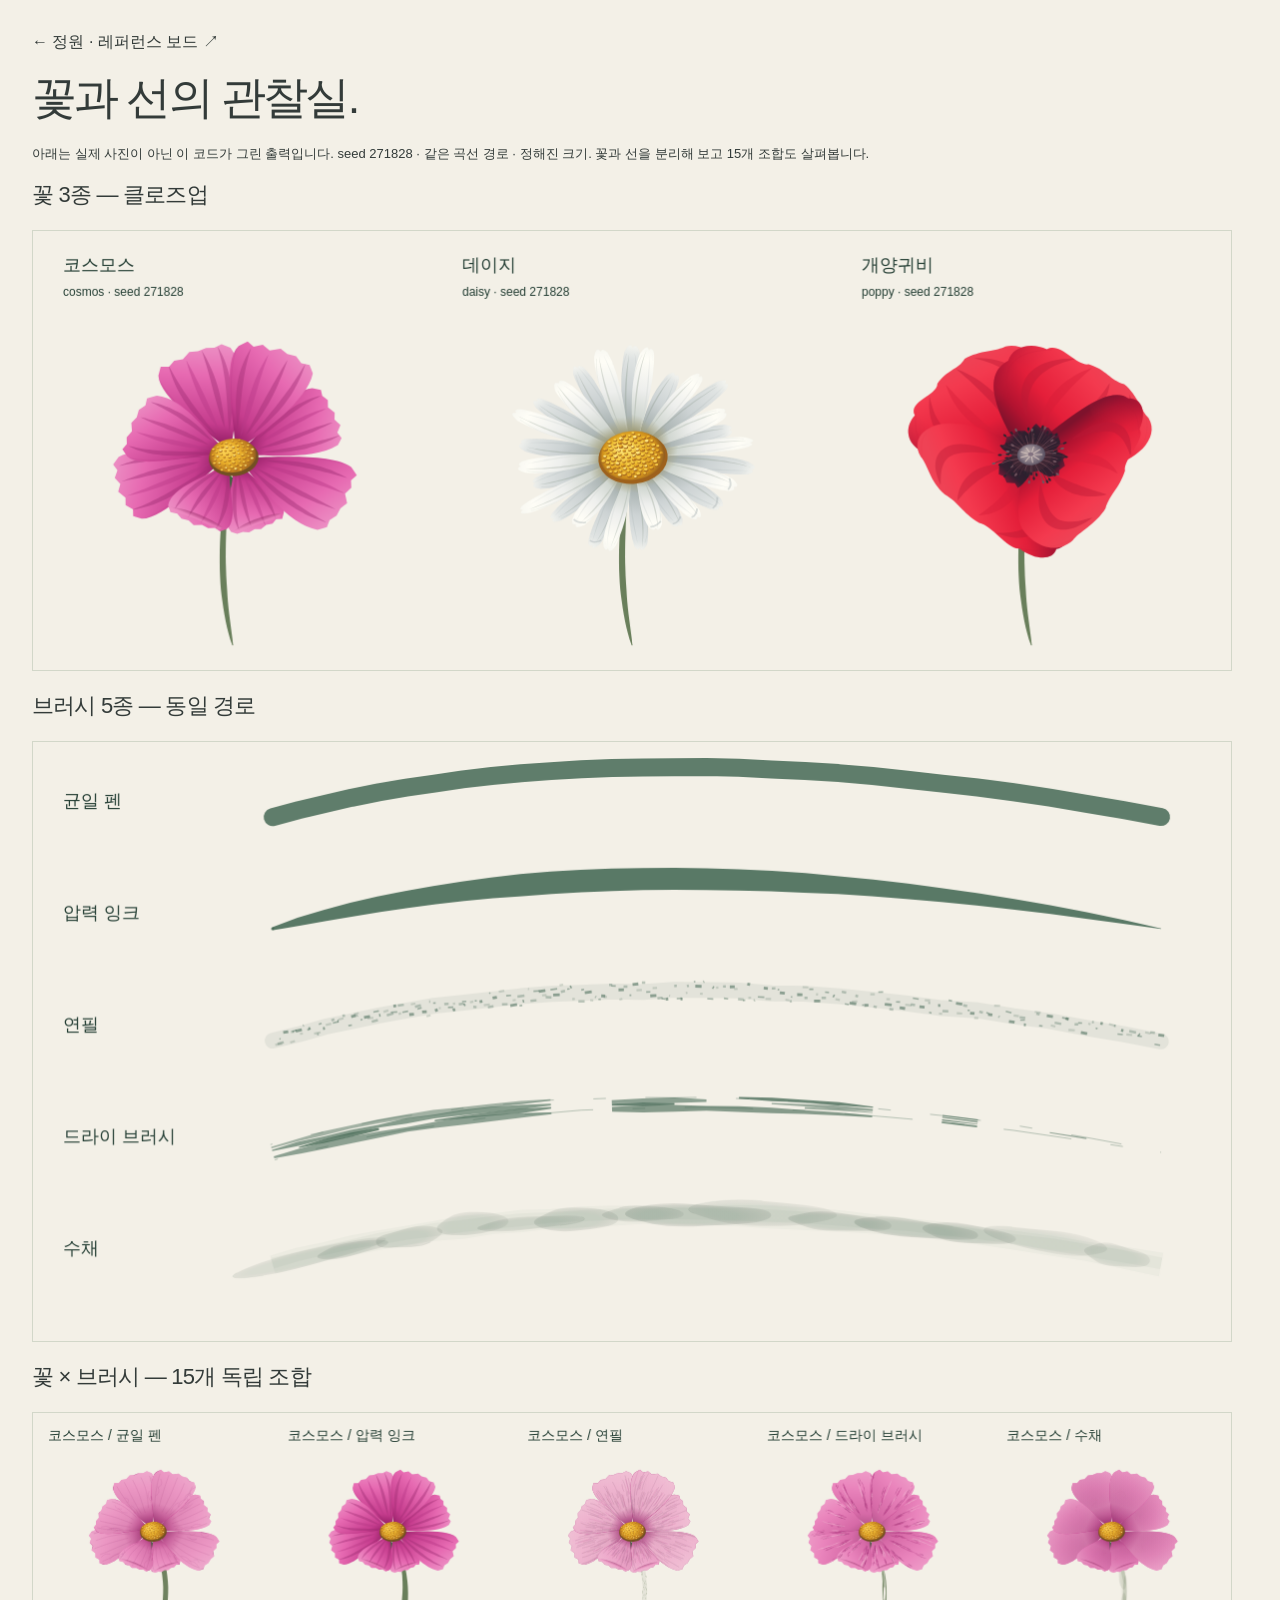
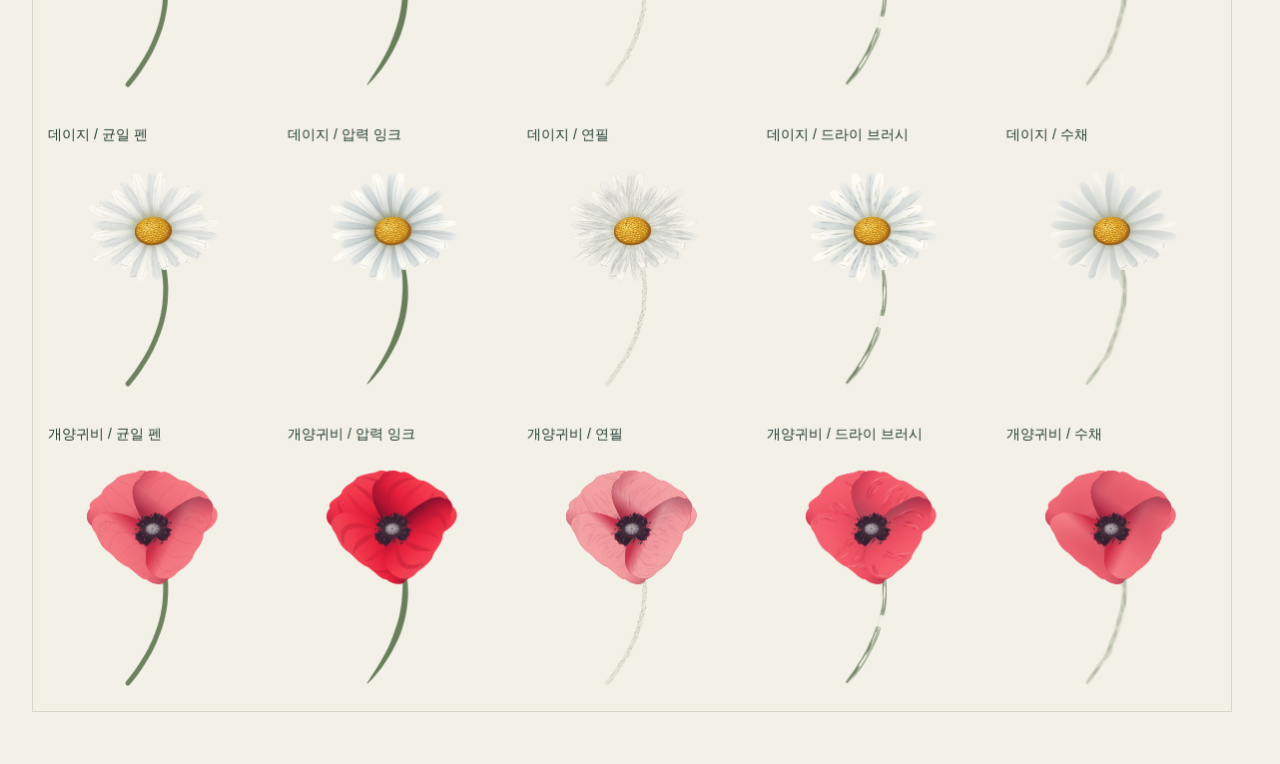
<file: study.html>
<!doctype html><html lang="ko"><head><meta charset="utf-8"><meta name="viewport" content="width=device-width,initial-scale=1"><title>꽃과 선 — 출력 관찰실</title><link rel="icon" href="data:,"><link rel="stylesheet" href="styles.css"><style>.study{max-width:1280px;margin:auto;padding:32px}.study canvas{position:static;width:1200px;height:auto;max-width:100%;cursor:default;border:1px solid #d2d7c9;margin:20px 0}h2{font-size:22px}.study p{line-height:1.9;font-size:13px}</style></head><body><main class="study"><a href="index.html">← 정원</a> · <a href="reference.html">레퍼런스 보드 ↗</a><h1>꽃과 선의 관찰실.</h1><p>아래는 실제 사진이 아닌 이 코드가 그린 출력입니다. seed 271828 · 같은 곡선 경로 · 정해진 크기. 꽃과 선을 분리해 보고 15개 조합도 살펴봅니다.</p><h2>꽃 3종 — 클로즈업</h2><canvas id="flowers" width="1200" height="440" role="img" aria-label="코스모스, 데이지, 양귀비 출력 클로즈업"></canvas><h2>브러시 5종 — 동일 경로</h2><canvas id="brushes" width="1200" height="600" role="img" aria-label="펜, 압력잉크, 연필, 드라이, 수채 동일 곡선 비교"></canvas><h2>꽃 × 브러시 — 15개 독립 조합</h2><canvas id="combinations" width="1200" height="900" role="img" aria-label="3종 꽃과 5종 브러시 조합 접촉시트"></canvas></main><script src="engine.js"></script><script src="petal-paint.js"></script><script src="flower-art.js"></script><script src="brush-art.js"></script><script src="study.js"></script></body></html>
</file>
<file: styles.css>
:root{--paper:#f3f0e7;--ink:#253f35;--muted:#66766a;--line:#d2d7c9;--accent:#476c50;font-family:Arial,'Malgun Gothic',sans-serif;color:var(--ink);background:var(--paper);font-synthesis:none}
*{box-sizing:border-box}body{margin:0}a{color:inherit;text-decoration:none}button,input{font:inherit}button,a,input{touch-action:manipulation}button{cursor:pointer}button:focus-visible,a:focus-visible,input:focus-visible,canvas:focus-visible{outline:3px solid #a15f32;outline-offset:4px}.shell{max-width:1560px;padding:0 4.5%;margin:auto}.skip{position:absolute;left:16px;top:-90px;background:white;padding:12px;z-index:5}.skip:focus{top:8px}.topbar{display:flex;align-items:center;justify-content:space-between;height:100px;border-bottom:1px solid var(--line);font-size:13px}.brand{display:flex;align-items:center;gap:12px;font-weight:700;font-size:18px}.brand-icon{font-size:35px}.brand small{margin-left:24px;font-size:10px;font-weight:400;letter-spacing:1.3px}.intro{display:flex;align-items:flex-end;justify-content:space-between;margin:46px 0 34px}.eyebrow{font-size:10px;letter-spacing:2px;font-weight:600}h1{font-size:45px;letter-spacing:-2.7px;margin:15px 0 14px;font-weight:500}h1 em{font-family:Georgia,'Batang',serif;font-style:normal;color:#617c57}.subtitle,.intro-note{color:var(--muted);font-size:13px;line-height:1.9;margin:0}.intro-note{text-align:right}.workspace{display:grid;grid-template-columns:minmax(0,1fr) 280px;gap:32px}.garden-panel{border:1px solid var(--line);background:#e9ecdf;position:relative;min-width:0;overflow:hidden}.canvas-top,.canvas-bottom{display:flex;justify-content:space-between;font-size:10px;letter-spacing:1px;position:absolute;left:24px;right:24px;z-index:1;pointer-events:none}.canvas-top{top:23px}.canvas-bottom{bottom:23px;color:#64735c}.live-dot{display:inline-block;width:5px;height:5px;background:#657c50;border-radius:50%;margin-right:5px}canvas{display:block;width:100%;height:550px;cursor:crosshair}.controls{display:flex;flex-direction:column;gap:18px;padding:6px 0}.control-title{margin-bottom:3px}.control-title .eyebrow{font-size:9px;letter-spacing:1.3px}h2{font-size:19px;font-weight:500;letter-spacing:-.8px;margin:12px 0}.control-title p{font-size:12px;color:var(--muted);line-height:1.8;margin:0}.field{display:block;font-size:12px}.field>span:first-child{display:flex;justify-content:space-between;align-items:center;margin-bottom:10px}.field small{font-size:9px;letter-spacing:.8px;color:var(--muted)}input[type=text]{border:1px solid var(--line);border-radius:0;background:transparent;padding:11px;width:100%;letter-spacing:2px;color:var(--ink)}button{min-height:40px;border:1px solid var(--line);background:transparent;color:var(--ink);padding:10px 14px;font-size:11px}.secondary{display:flex;justify-content:space-between;align-items:center}.primary{background:var(--ink);border-color:var(--ink);color:white}.actions{display:grid;grid-template-columns:1fr 1fr;gap:8px}.actions .secondary{justify-content:center}.save{display:flex;justify-content:space-between;border-color:var(--ink)}input[type=range]{display:block;width:100%;accent-color:var(--accent);height:16px;margin:0}.range-ends{display:flex;justify-content:space-between;margin-top:7px}output{font-family:monospace;font-size:12px}.help,.status{font-size:10px;line-height:1.8;color:var(--muted);margin:0}.status{min-height:18px}.footer{display:flex;justify-content:space-between;color:var(--muted);font-size:10px;letter-spacing:.6px;margin:25px 0 35px}.footer span:last-child{font-size:9px;letter-spacing:1.5px}button:hover{background:#dde2d3}.primary:hover{background:#365646}
.garden-panel{min-height:680px}.garden-panel canvas{position:absolute;inset:0;height:100%}.canvas-bottom{color:#415c37}.canvas-top{color:#34513c}.save{background:#e6e8da}.primary{box-shadow:0 3px 0 #253f3512}
.controls{gap:15px}.control-title p br{display:none}.field>span:first-child{margin-bottom:6px}button,input[type=text]{min-height:44px}input[type=range]{height:44px}.range-ends{margin-top:-2px}.motion-field{display:flex;align-items:center;gap:8px;min-height:44px;font-size:12px}.motion-field input{width:18px;height:18px;accent-color:var(--ink)}.motion-field small{font-size:10px;color:#53664d}.help,.status{font-size:11px;color:#50614c}.help a{text-decoration:underline;text-underline-offset:3px}.range-field{margin-top:-4px}
@media(max-width:760px){.shell{padding:0 20px}.topbar{height:75px}.brand small{display:none}.intro{margin:32px 0 25px}.intro-note{display:none}h1{font-size:32px;letter-spacing:-1.8px}.workspace{grid-template-columns:1fr;gap:22px}.garden-panel{min-height:440px}.controls{padding:0;display:grid;grid-template-columns:1fr 1fr;gap:15px 12px}.control-title{grid-column:1/-1}.control-title p{display:none}.control-title h2{margin:7px 0}.actions{grid-column:1/-1;grid-row:2}.save{grid-column:1/-1;grid-row:3}.seed-field{grid-column:1/-1}.controls #regenerate,.motion-field,.help,.status{grid-column:1/-1}.range-field{min-width:0}.footer{gap:20px;line-height:1.8}.canvas-top,.canvas-bottom{left:15px;right:15px;font-size:8px}.canvas-bottom span:last-child{max-width:55%;text-align:right}.controls #plant-center{grid-column:1/-1}.intro .eyebrow{font-size:9px}.topbar>a:last-child{font-size:12px;min-height:44px;display:flex;align-items:center}}
@media(prefers-reduced-motion:reduce){html{scroll-behavior:auto}}
.material-drawer{border-block:1px solid var(--line);margin:0 0 26px;padding:14px 0}.material-drawer summary{cursor:pointer;font-size:14px;min-height:32px}.material-drawer summary span{font-size:11px;color:var(--muted);margin-left:18px}.material-grid{display:grid;grid-template-columns:repeat(6,minmax(0,1fr));gap:16px 24px;padding-top:16px}.material-grid a{font-size:11px;text-decoration:underline;text-underline-offset:3px}.material-grid select{min-height:44px;width:100%;background:transparent;color:var(--ink);border:1px solid var(--line);padding:8px;font:inherit}.material-grid input[type=range]{height:44px}.material-grid .field{min-width:0}@media(max-width:760px){.material-grid{grid-template-columns:1fr 1fr;gap:16px}.material-drawer summary span{display:none}.material-drawer summary{min-height:44px;padding-top:10px}.material-grid .field:last-of-type{grid-column:1/-1}}
.material-drawer summary{min-height:44px;padding-top:6px}
:root{--paper:#f3f0e7;--ink:#333b39;--muted:#72766e;--line:#d6d6cb;--accent:#717a70}
h1 em{color:#7a8276}.garden-panel{background:#f6f3ea}.canvas-top,.canvas-bottom{color:#636a61}.live-dot{background:#7b8478}.save{background:#ebe9df}.primary:hover{background:#4b5650}button:hover{background:#e5e5da}.help,.status{color:#686d63}.color-field input{display:block;width:100%;height:44px;border:1px solid var(--line);padding:4px;background:transparent;cursor:pointer}.color-actions{align-self:end}.color-actions button{width:100%}.color-actions p{margin-top:6px;font-size:10px;line-height:1.5}.material-grid{grid-template-columns:repeat(5,minmax(0,1fr))}.material-grid a{min-height:44px;display:flex;align-items:center}.material-grid .color-actions{grid-row:1;grid-column:4}.material-grid .field:last-of-type{grid-column:auto}
@media(max-width:760px){.material-grid{grid-template-columns:1fr 1fr}.material-grid .color-actions{grid-row:2;grid-column:2}.material-drawer:not([open]){margin-bottom:22px}h1{font-size:29px;letter-spacing:-1.7px}.intro .subtitle{font-size:12px}}
</file>
<file: process.css>
:root{color-scheme:light;--paper:#f3f0e7;--ink:#253f35;--muted:#526456;--line:#d2d7c9;--sage:#526d49;--light:#e6eadc;--ochre:#806b3e;font-family:Arial,'Malgun Gothic',sans-serif;color:var(--ink);background:var(--paper);font-synthesis:none}
*{box-sizing:border-box}body{margin:0}a{color:inherit;text-decoration:none}a:hover{text-decoration:underline;text-underline-offset:4px}a:focus-visible{outline:3px solid #a15f32;outline-offset:5px}button,input,label,a{touch-action:manipulation}p{margin:0}h1,h2,h3{font-weight:500;margin:0}code{font:11px Consolas,monospace;overflow-wrap:anywhere}.page{max-width:1390px;padding:0 4.5%;margin:0 auto}.masthead{height:90px;display:flex;align-items:center;justify-content:space-between;border-bottom:1px solid var(--line);gap:20px}.brand{font-size:18px;font-weight:700;display:flex;align-items:center;gap:12px}.brand-mark{font-size:34px;font-weight:400;line-height:1}.edition{font-size:9px;font-weight:400;letter-spacing:1.4px;margin-left:18px}.return-link{font-size:12px}.return-link span{margin-left:16px}.introduction{display:grid;grid-template-columns:1.45fr 1fr;gap:50px;align-items:end;padding:42px 0 36px}.eyebrow{font-size:9px;letter-spacing:1.9px;font-weight:600;line-height:1.5}h1{font-size:50px;line-height:1.18;letter-spacing:-2.8px;margin-top:17px}h1 em{font-family:Georgia,'Batang',serif;font-style:normal;color:var(--sage)}.intro-copy{padding-bottom:2px}.intro-copy>p{font-size:13px;line-height:1.85;color:var(--muted)}.intro-copy .lead{font-size:17px;color:var(--ink);margin-bottom:9px;letter-spacing:-.4px}.approval{display:flex;align-items:center;gap:9px;margin-top:20px;font-size:11px}.approval strong{font-weight:600;margin-left:14px;color:var(--ochre)}.status-dot{height:6px;width:6px;border-radius:50%;background:#a18b59;flex:none}.section-heading{display:flex;justify-content:space-between;align-items:flex-end;gap:20px;margin-bottom:19px}.section-heading h2{font-size:23px;letter-spacing:-1px;margin-top:8px}.section-note,.text-link{font-size:10px;color:var(--muted);line-height:1.6}.comparison{border-top:1px solid var(--line);padding-top:27px}.comparison-layout{display:grid;grid-template-columns:minmax(0,1.8fr) minmax(250px,.8fr);gap:32px;align-items:start}.version-switch{margin:0;padding:0;border:0;min-width:0}.version-input,.visually-hidden{position:absolute;width:1px;height:1px;padding:0;margin:-1px;overflow:hidden;clip:rect(0,0,0,0);white-space:nowrap;border:0}.switch-labels{display:flex;align-items:center;gap:5px;padding-bottom:12px}.switch-labels label{display:flex;gap:8px;align-items:center;justify-content:center;min-height:42px;min-width:108px;padding:9px 13px;border:1px solid var(--line);cursor:pointer;font-size:10px;transition:background .15s,color .15s}.switch-labels b{font:12px Consolas,monospace}.switch-labels label:hover{background:#e7eadf}.switch-hint{margin-left:auto;color:var(--muted);font-size:9px}#version-v0:checked~.switch-labels label[for=version-v0],#version-v1:checked~.switch-labels label[for=version-v1],#version-v2:checked~.switch-labels label[for=version-v2]{background:var(--ink);border-color:var(--ink);color:#fff}#version-v0:focus-visible~.switch-labels label[for=version-v0],#version-v1:focus-visible~.switch-labels label[for=version-v1],#version-v2:focus-visible~.switch-labels label[for=version-v2]{outline:3px solid #a15f32;outline-offset:3px}.frame{display:none;margin:0}.frame>a{display:block;border:1px solid var(--line);background:#eceee2}.frame img{display:block;width:100%;height:auto;aspect-ratio:1.44;object-fit:contain}#version-v0:checked~.frames .frame-v0,#version-v1:checked~.frames .frame-v1,#version-v2:checked~.frames .frame-v2{display:block}figcaption{display:flex;align-items:flex-start;gap:12px;font-size:11px;line-height:1.75;padding:13px 0 11px;color:var(--muted)}figcaption strong{font-weight:500;color:var(--ink)}figcaption a{text-decoration:underline;text-underline-offset:3px}.frame-number{font:11px Consolas,monospace;color:var(--sage);border:1px solid var(--line);padding:2px 6px;flex:none;margin-top:1px}.protocol{font-size:9px;line-height:1.8;color:var(--muted);border-top:1px solid var(--line);padding-top:10px;letter-spacing:.15px}.protocol>span{display:inline-block;color:var(--ink);margin-right:9px}.iteration-notes{padding-top:3px}.iteration-card{padding:15px 0 20px;border-top:1px solid var(--line)}.iteration-kicker{display:flex;align-items:center;justify-content:space-between;gap:10px;font:11px Consolas,monospace;letter-spacing:.5px}.pill{font:9px Arial,'Malgun Gothic',sans-serif;letter-spacing:0;background:var(--light);padding:5px 8px;white-space:nowrap}.pill.pending{background:#ebe4d3;color:#77643b}.iteration-card h3{font-family:Georgia,'Batang',serif;font-size:24px;letter-spacing:-.9px;margin:16px 0 11px}.iteration-card>p:not(.iteration-kicker){font-size:11px;line-height:1.85;color:var(--muted)}.iteration-card .observation{margin-top:10px;padding-left:12px;border-left:2px solid #c5cfba}.observation a,.comparison-caveat a{text-decoration:underline;text-underline-offset:3px}.comparison-caveat{font-size:10px;line-height:1.85;color:var(--muted);padding:14px 15px;background:#e9eadf}.comparison-caveat strong{display:block;font-weight:500;color:var(--ink);margin-bottom:4px}.workflow,.references{margin-top:38px;padding-top:26px;border-top:1px solid var(--line)}.steps{list-style:none;display:grid;grid-template-columns:repeat(4,minmax(0,1fr));margin:0;padding:0;gap:0 25px}.steps li{display:flex;gap:12px;padding:18px 0 19px;border-top:1px solid var(--line)}.step-number{font:12px Georgia,serif;color:var(--sage);padding-top:2px;flex:none}.steps h3{font-size:14px;letter-spacing:-.4px;margin-bottom:8px}.steps p{font-size:11px;color:var(--muted);line-height:1.8}.steps p strong{color:var(--ochre);font-weight:500}.steps a{display:inline-block;margin-top:8px;font-size:9px;color:#4d6950;min-height:24px;padding:3px 0}.reference-grid{display:grid;grid-template-columns:repeat(4,minmax(0,1fr));gap:25px}.reference-grid article{border-top:1px solid var(--line);padding-top:15px}.reference-number{font-size:8px;letter-spacing:1.3px;color:var(--sage)}.reference-grid h3{font-size:12px;line-height:1.6;margin:9px 0 10px;min-height:38px}.reference-grid h3 span{color:var(--sage)}.reference-grid p{font-size:10px;line-height:1.85;color:var(--muted)}.source-note{font-size:9px;line-height:1.85;color:var(--muted);padding-top:19px;margin-top:20px;border-top:1px solid var(--line)}.source-note a{margin-left:7px;text-decoration:underline;text-underline-offset:3px}.page-footer{border-top:1px solid var(--line);padding:23px 0 28px;margin-top:29px;display:flex;gap:20px;justify-content:space-between;align-items:center;font-size:10px;line-height:1.85;color:var(--muted)}.page-footer strong{font-weight:500;color:var(--ink)}.page-footer>a{color:var(--ink);white-space:nowrap}.page-footer>a span{margin-left:12px}.skip-link{position:absolute;top:-100px;left:16px;z-index:3;padding:12px 16px;background:var(--ink);color:white;font-size:13px}.skip-link:focus{top:12px}
@media(min-width:1600px){.page{padding:0 55px}}
@media(max-width:1000px){.comparison-layout{grid-template-columns:minmax(0,1.6fr) minmax(225px,1fr);gap:24px}.switch-hint{display:none}.switch-labels label{min-width:90px;padding:9px 11px}.steps,.reference-grid{grid-template-columns:repeat(2,minmax(0,1fr))}.reference-grid{row-gap:23px}.reference-grid h3{min-height:0}.iteration-card h3{font-size:22px}.introduction{grid-template-columns:1.2fr 1fr;gap:30px}.edition{margin-left:10px}.page-footer{align-items:flex-start}}
@media(max-width:720px){.page{padding:0 20px}.masthead{height:74px;gap:12px}.brand{font-size:16px;gap:8px}.brand-mark{font-size:29px}.edition{display:none}.return-link{font-size:10px}.return-link span{margin-left:4px}.introduction{grid-template-columns:1fr;gap:23px;padding:31px 0 29px}h1{font-size:40px;letter-spacing:-2px;margin-top:13px}h1 br{display:none}.intro-copy>p{font-size:12px}.intro-copy .lead{font-size:16px;margin-bottom:6px}.desktop-break{display:none}.approval{margin-top:14px}.comparison{padding-top:23px}.section-heading{gap:12px;align-items:flex-start;margin-bottom:16px}.section-heading h2{font-size:20px;letter-spacing:-.8px;margin-top:7px}.section-note{max-width:97px;text-align:right;font-size:9px;padding-top:1px}.comparison-layout{grid-template-columns:1fr;gap:24px}.switch-labels{gap:6px}.switch-labels label{min-height:44px;min-width:0;flex:1;padding:9px 7px}.frame img{width:100%}figcaption{font-size:11px;padding-top:12px}.protocol{font-size:9px}.iteration-notes{display:grid;grid-template-columns:1fr 1fr;gap:0 18px}.iteration-card{padding:14px 0}.iteration-kicker{display:block;font-size:10px}.pill{display:table;margin-top:9px}.iteration-card h3{font-size:20px;margin:13px 0 10px;line-height:1.35}.iteration-card>p:not(.iteration-kicker){font-size:10px}.iteration-card .observation{padding-left:9px}.comparison-caveat{grid-column:1/-1;margin-top:3px}.workflow,.references{margin-top:30px;padding-top:23px}.steps{gap:0 20px}.steps li{gap:9px;padding:15px 0}.steps h3{font-size:13px}.steps p{font-size:10px;line-height:1.9}.steps a{font-size:9px;min-height:32px;padding:7px 0}.reference-grid{gap:20px}.reference-grid h3{font-size:11px}.reference-grid p{font-size:10px}.text-link{font-size:9px;text-align:right;max-width:70px}.source-note{font-size:9px}.source-note a{display:inline-block;margin:5px 0 0}.page-footer{display:block;margin-top:24px;padding-top:20px;font-size:10px}.page-footer>a{display:inline-block;margin-top:15px;min-height:35px}.eyebrow{font-size:8px;letter-spacing:1.5px}}
@media(max-width:370px){.page{padding:0 16px}h1{font-size:35px}.iteration-notes{grid-template-columns:1fr}.comparison-caveat{grid-column:auto}.iteration-kicker{display:flex}.pill{display:inline-block;margin:0}.steps,.reference-grid{gap:0 15px}.reference-grid article{margin-bottom:17px}.switch-labels label{gap:5px}}
@media(prefers-reduced-motion:reduce){*,*::before,*::after{scroll-behavior:auto!important;transition:none!important}}
@media print{.page{max-width:none;padding:0}.masthead{height:60px}.return-link,.skip-link,.switch-labels,.approval .status-dot{display:none}.introduction{padding:24px 0;grid-template-columns:1fr 1fr}h1{font-size:36px}.comparison-layout{display:block}.frames .frame{display:block!important;break-inside:avoid;margin-bottom:20px}.frame img{max-height:400px;object-fit:contain}.iteration-notes{display:grid;grid-template-columns:1fr 1fr;gap:20px}.comparison-caveat{grid-column:1/-1}.steps,.reference-grid{grid-template-columns:repeat(2,minmax(0,1fr))}.steps li,.reference-grid article{break-inside:avoid}.source-note{margin-top:12px}a{color:var(--ink)}}
</file>
<file: reference.css>
:root {
  color-scheme: light;
  --paper: #f3f0e7;
  --card: #f8f6ef;
  --ink: #253f35;
  --muted: #596c5e;
  --line: #ccd2c3;
  --green: #45654a;
  --soft: #e4e8db;
  font-family: Arial, "Malgun Gothic", sans-serif;
  color: var(--ink);
  background: var(--paper);
  font-synthesis: none;
}
* { box-sizing: border-box; }
[hidden] { display: none !important; }
body { margin: 0; }
a { color: inherit; text-underline-offset: 4px; }
button { font: inherit; color: inherit; cursor: pointer; touch-action: manipulation; }
a, button, summary { -webkit-tap-highlight-color: transparent; }
a:focus-visible, button:focus-visible, summary:focus-visible { outline: 3px solid #9a582e; outline-offset: 4px; }
.page-shell { max-width: 1480px; padding: 0 4.5%; margin: auto; }
.skip-link { position: absolute; top: -90px; left: 16px; z-index: 10; background: white; padding: 14px 18px; }
.skip-link:focus { top: 8px; }
.sr-only { position: absolute; width: 1px; height: 1px; padding: 0; margin: -1px; overflow: hidden; clip-path: inset(50%); white-space: nowrap; border: 0; }
.topbar { display: flex; align-items: center; justify-content: space-between; gap: 28px; min-height: 100px; border-bottom: 1px solid var(--line); }
.brand { display: flex; align-items: center; gap: 12px; min-height: 44px; text-decoration: none; font-size: 18px; font-weight: 700; }
.brand-mark { font-size: 35px; font-weight: 400; }
.brand small { margin-left: 20px; font-size: 10px; font-weight: 400; letter-spacing: 1.3px; }
.topbar nav { display: flex; gap: 24px; font-size: 12px; }
.topbar nav a { display: flex; align-items: center; min-height: 44px; text-decoration: none; }
.topbar nav a[aria-current] { box-shadow: inset 0 -1px var(--ink); }
.intro { display: flex; justify-content: space-between; align-items: flex-end; gap: 50px; padding: 62px 0 50px; }
.eyebrow { margin: 0; font-size: 10px; line-height: 1.5; letter-spacing: 1.8px; font-weight: 700; }
h1 { font-size: clamp(36px, 4.5vw, 62px); font-weight: 400; line-height: 1.18; letter-spacing: -3px; margin: 20px 0 22px; }
h1 em { color: #657e5b; font-style: normal; font-family: Georgia, "Batang", serif; }
.intro-copy { color: var(--muted); font-size: 14px; line-height: 1.9; margin: 0; }
.reading-note { max-width: 330px; padding-left: 26px; border-left: 1px solid var(--line); color: var(--muted); font-size: 12px; line-height: 1.9; }
.reading-note p { margin: 9px 0 0; }
.note-mark { font-size: 28px; font-weight: 400; color: #6b815d; }
.reading-note .review-note { margin-top: 20px; font-size: 11px; }
.review-note strong { display: inline-block; color: var(--green); font-weight: 600; }
.reference-browser { padding: 30px 0 0; border-top: 1px solid var(--line); }
.browser-heading { display: flex; justify-content: space-between; align-items: flex-end; gap: 20px; }
h2 { font-size: 23px; font-weight: 500; letter-spacing: -.8px; line-height: 1.4; margin: 10px 0 0; }
.reference-count { color: var(--muted); font-size: 12px; margin: 0 0 3px; }
.browser-tools { display: flex; justify-content: space-between; align-items: center; gap: 16px; margin-top: 25px; }
.filters { display: flex; flex-wrap: wrap; gap: 6px; border: 0; padding: 0; margin: 0; }
.filters button { display: inline-flex; align-items: center; justify-content: center; gap: 14px; min-height: 44px; padding: 10px 18px; border: 1px solid var(--line); background: transparent; font-size: 12px; }
.filters button span { font-size: 10px; opacity: .75; }
.filters button[aria-pressed="true"] { color: #fff; background: var(--ink); border-color: var(--ink); }
.filters button:hover:not([aria-pressed="true"]) { background: var(--soft); }
.expand-button { display: flex; align-items: center; justify-content: space-between; gap: 24px; min-height: 44px; padding: 10px 2px; border: 0; border-bottom: 1px solid var(--line); background: transparent; font-size: 12px; }
.expand-button span { font-size: 17px; }
.expand-button:disabled { color: var(--muted); cursor: default; }
.source-policy { margin: 18px 0 27px; max-width: 820px; color: var(--muted); font-size: 11px; line-height: 1.9; }
.reference-list { display: grid; grid-template-columns: repeat(2, minmax(0, 1fr)); gap: 28px; align-items: start; }
.reference-card { min-width: 0; border: 1px solid var(--line); background: var(--card); scroll-margin-top: 24px; }
.card-header { padding: 23px 26px 18px; }
.card-kicker { display: flex; align-items: center; justify-content: space-between; gap: 14px; color: var(--muted); font-size: 10px; letter-spacing: 1px; }
.card-title { margin: 12px 0 5px; font-size: 25px; line-height: 1.35; letter-spacing: -.7px; font-weight: 500; overflow-wrap: anywhere; }
.card-latin { margin: 0; color: var(--muted); font: italic 13px/1.6 Georgia, serif; }
.card-lead { margin: 12px 0 0; font-size: 12px; line-height: 1.85; color: var(--muted); }
.study-figure { margin: 0; border-block: 1px solid var(--line); }
.study-image-area { display: flex; align-items: center; justify-content: center; position: relative; aspect-ratio: 2 / 1; background: #eeeede; }
.study-image { display: block; width: 100%; height: 100%; position: absolute; inset: 0; object-fit: contain; }
.image-pending { margin: 0; padding: 28px; font-size: 12px; line-height: 1.9; color: var(--muted); text-align: center; }
.study-figure figcaption { display: flex; align-items: center; justify-content: space-between; gap: 16px; min-height: 48px; padding: 0 26px; font-size: 10px; color: var(--muted); }
.study-figure figcaption a { display: inline-flex; align-items: center; min-height: 44px; font-size: 11px; white-space: nowrap; }
.card-body { padding: 0 26px 20px; }
.result-review { padding: 20px 0; }
.review-heading { display: flex; align-items: center; justify-content: space-between; gap: 12px; }
.review-heading h4 { margin: 0; font-size: 12px; font-weight: 600; }
.stage-badge { display: inline-block; padding: 6px 9px; border: 1px solid #c4cebc; color: #3c5940; background: #e9eddf; font-size: 10px; line-height: 1.5; }
.review-pending { margin: 12px 0 0; font-size: 11px; line-height: 1.8; color: var(--muted); }
.reference-detail { border-top: 1px solid var(--line); }
.reference-detail summary { min-height: 48px; padding: 14px 2px; cursor: pointer; font-size: 12px; line-height: 1.65; }
.reference-detail summary::marker { color: #6d805e; font-size: 10px; }
.summary-count { float: right; margin-left: 14px; font-size: 10px; color: var(--muted); }
.detail-content { padding: 0 0 18px; }
.note-list { margin: 0; padding-left: 17px; font-size: 12px; line-height: 1.9; }
.note-list li { margin: 0 0 10px; padding-left: 3px; overflow-wrap: anywhere; }
.note-list li:last-child { margin-bottom: 0; }
.source-list { list-style: none; margin: 0; padding: 0; }
.source-entry { padding: 0 0 18px; margin: 0 0 18px; border-bottom: 1px dashed var(--line); }
.source-entry:last-child { padding-bottom: 0; margin-bottom: 0; border-bottom: 0; }
.source-entry h5 { font-size: 12px; line-height: 1.7; font-weight: 600; margin: 0; }
.source-entry h5 a { display: flex; align-items: center; min-height: 44px; width: fit-content; overflow-wrap: anywhere; }
.source-facts { display: grid; grid-template-columns: 50px minmax(0, 1fr); gap: 7px 10px; margin: 10px 0; font-size: 11px; line-height: 1.85; }
.source-facts dt { color: var(--muted); }
.source-facts dd { margin: 0; overflow-wrap: anywhere; }
.source-links { display: flex; flex-wrap: wrap; gap: 4px 18px; margin-top: 4px; }
.source-links a { display: inline-flex; align-items: center; min-height: 44px; font-size: 11px; }
.observed-yes { color: #31513b; font-weight: 600; }
.observed-no { color: #68745f; }
.empty-note { font-size: 12px; line-height: 1.9; color: var(--muted); margin: 0; }
.data-error { border: 1px solid #b4bf9f; background: #e8ebdc; padding: 16px 20px; font-size: 13px; line-height: 1.8; }
.data-error a { display: inline-flex; align-items: center; min-height: 44px; }
.foundation-note { display: flex; justify-content: space-between; align-items: flex-end; gap: 30px; margin: 42px 0 0; padding: 30px 0; border-block: 1px solid var(--line); }
.foundation-note h2 { font-size: 20px; margin-top: 9px; }
.foundation-note p:last-child { color: var(--muted); font-size: 12px; line-height: 1.9; margin: 10px 0 0; }
.foundation-note > a { display: inline-flex; align-items: center; justify-content: space-between; gap: 25px; min-height: 44px; white-space: nowrap; font-size: 12px; }
.page-footer { display: flex; align-items: center; justify-content: space-between; gap: 20px; padding: 18px 0 25px; color: var(--muted); font-size: 10px; letter-spacing: .3px; }
.page-footer a { display: inline-flex; align-items: center; gap: 16px; min-height: 44px; }
@media (max-width: 900px) {
  .brand small { display: none; }
  .intro { gap: 30px; }
  .reading-note { max-width: 285px; }
  .reference-list { gap: 20px; }
  .card-header { padding: 20px; }
  .card-body { padding: 0 20px 16px; }
  .study-figure figcaption { padding: 0 20px; }
  .card-title { font-size: 22px; }
}
@media (max-width: 680px) {
  .page-shell { padding: 0 20px; }
  .topbar { flex-wrap: wrap; gap: 0; padding: 16px 0 9px; min-height: 100px; }
  .brand { font-size: 17px; }
  .brand-mark { font-size: 30px; }
  .topbar nav { width: 100%; justify-content: flex-end; gap: 23px; }
  .intro { display: block; padding: 36px 0 30px; }
  h1 { margin: 17px 0 18px; font-size: 38px; letter-spacing: -2px; }
  .intro-copy { font-size: 12px; }
  .reading-note { max-width: none; border-left: 0; border-top: 1px solid var(--line); padding: 15px 0 0; margin-top: 25px; }
  .note-mark { display: none; }
  .reading-note p { margin: 0; font-size: 11px; }
  .reading-note .review-note { margin: 12px 0 0; }
  .review-note strong { margin-left: 8px; }
  .reference-browser { padding-top: 25px; }
  .browser-heading { align-items: flex-start; gap: 15px; }
  h2 { font-size: 20px; }
  .reference-count { max-width: 125px; margin-top: 25px; font-size: 10px; line-height: 1.8; text-align: right; }
  .browser-tools { flex-wrap: wrap; gap: 8px; margin-top: 20px; }
  .filters button { padding: 10px 14px; }
  .expand-button { margin-left: auto; font-size: 11px; }
  .source-policy { margin: 14px 0 22px; font-size: 10px; }
  .reference-list { grid-template-columns: minmax(0, 1fr); gap: 24px; }
  .card-title { font-size: 25px; }
  .study-figure figcaption { font-size: 9px; }
  .foundation-note { display: block; margin-top: 32px; padding: 25px 0; }
  .foundation-note > a { margin-top: 12px; }
  .page-footer { align-items: flex-start; font-size: 9px; line-height: 1.8; }
  .page-footer > span { padding-top: 13px; }
}
@media (prefers-reduced-motion: reduce) {
  html { scroll-behavior: auto; }
}
</file>
